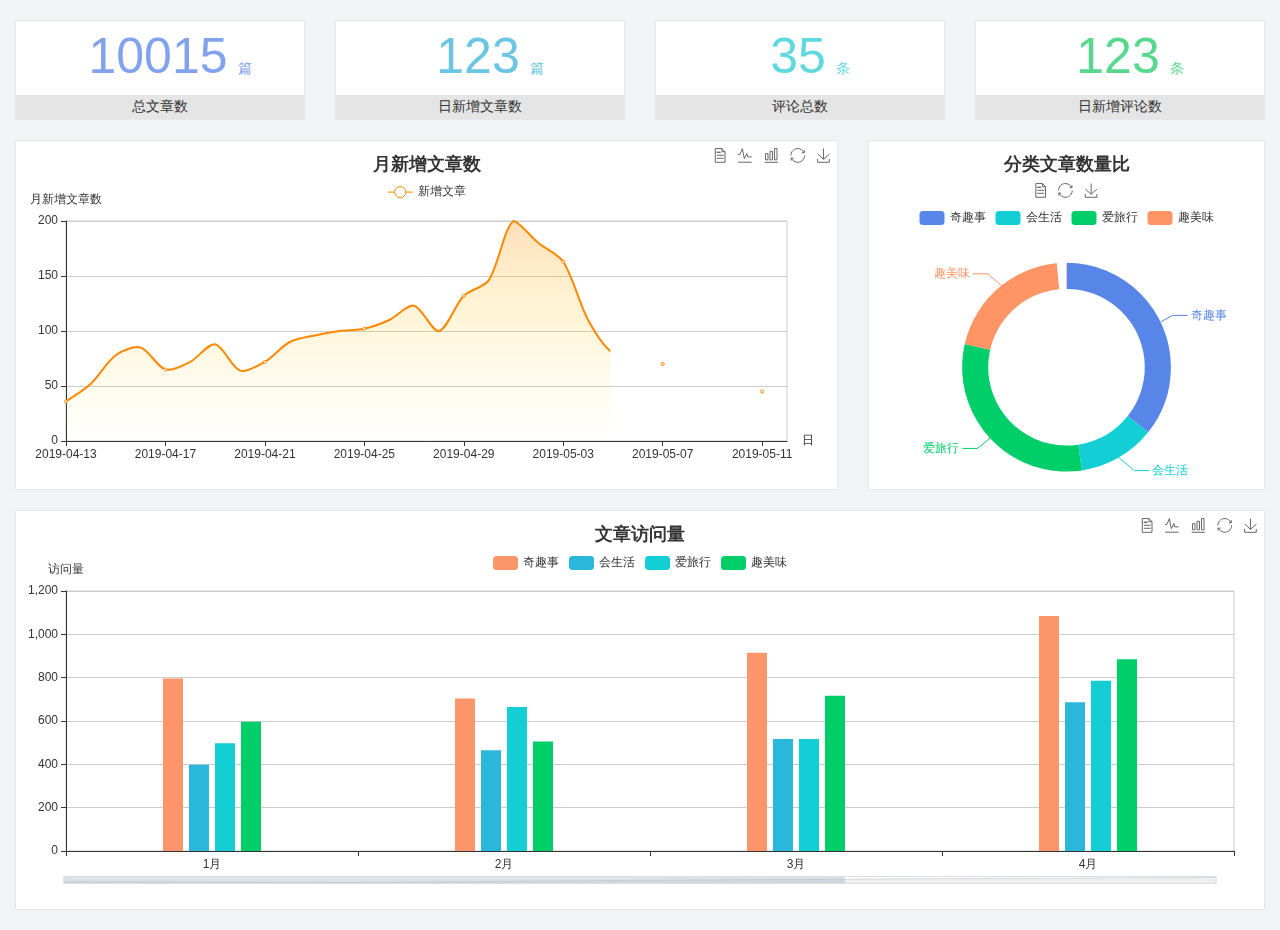
<file: home/dashboard.html>
<!DOCTYPE html>
<html lang="en">

<head>
  <meta charset="UTF-8">
  <meta name="viewport" content="width=device-width, initial-scale=1.0">
  <meta http-equiv="X-UA-Compatible" content="ie=edge">
  <title>图表统计</title>
  <link rel="stylesheet" href="../../assets/lib/bootstrap.css" />
  <link rel="stylesheet" href="../../assets/lib/main.css" />
  <script src="../../assets/lib/jquery.js"></script>
  <script type="text/javascript" src="../../assets/lib/echarts.min.js"></script>
</head>

<body>
  <div class="container-fluid">
    <div class="row spannel_list">
      <div class="col-sm-3 col-xs-6">
        <div class="spannel">
          <em>10015</em><span>篇</span>
          <b>总文章数</b>
        </div>
      </div>
      <div class="col-sm-3 col-xs-6">
        <div class="spannel scolor01">
          <em>123</em><span>篇</span>
          <b>日新增文章数</b>
        </div>
      </div>
      <div class="col-sm-3 col-xs-6">
        <div class="spannel scolor02">
          <em>35</em><span>条</span>
          <b>评论总数</b>
        </div>
      </div>
      <div class="col-sm-3 col-xs-6">
        <div class="spannel scolor03">
          <em>123</em><span>条</span>
          <b>日新增评论数</b>
        </div>
      </div>
    </div>
  </div>

  <div class="container-fluid">
    <div class="row curve-pie">
      <div class="col-lg-8 col-md-8">
        <div class="gragh_pannel" id="curve_show"></div>
      </div>
      <div class="col-lg-4 col-md-4">
        <div class="gragh_pannel" id="pie_show"></div>
      </div>
    </div>
  </div>

  <div class="container-fluid">
    <div class="column_pannel" id="column_show"></div>
  </div>

  <script>
    var oChart = echarts.init(document.getElementById('curve_show'));
    var aList_all = [
      { 'count': 36, 'date': '2019-04-13' },
      { 'count': 52, 'date': '2019-04-14' },
      { 'count': 78, 'date': '2019-04-15' },
      { 'count': 85, 'date': '2019-04-16' },
      { 'count': 65, 'date': '2019-04-17' },
      { 'count': 72, 'date': '2019-04-18' },
      { 'count': 88, 'date': '2019-04-19' },
      { 'count': 64, 'date': '2019-04-20' },
      { 'count': 72, 'date': '2019-04-21' },
      { 'count': 90, 'date': '2019-04-22' },
      { 'count': 96, 'date': '2019-04-23' },
      { 'count': 100, 'date': '2019-04-24' },
      { 'count': 102, 'date': '2019-04-25' },
      { 'count': 110, 'date': '2019-04-26' },
      { 'count': 123, 'date': '2019-04-27' },
      { 'count': 100, 'date': '2019-04-28' },
      { 'count': 132, 'date': '2019-04-29' },
      { 'count': 146, 'date': '2019-04-30' },
      { 'count': 200, 'date': '2019-05-01' },
      { 'count': 180, 'date': '2019-05-02' },
      { 'count': 163, 'date': '2019-05-03' },
      { 'count': 110, 'date': '2019-05-04' },
      { 'count': 80, 'date': '2019-05-05' },
      { 'count': 82, 'date': '2019-05-06' },
      { 'count': 70, 'date': '2019-05-07' },
      { 'count': 65, 'date': '2019-05-08' },
      { 'count': 54, 'date': '2019-05-09' },
      { 'count': 40, 'date': '2019-05-10' },
      { 'count': 45, 'date': '2019-05-11' },
      { 'count': 38, 'date': '2019-05-12' },
    ];

    let aCount = [];
    let aDate = [];

    for (var i = 0; i < aList_all.length; i++) {
      aCount.push(aList_all[i].count);
      aDate.push(aList_all[i].date);
    }

    var chartopt = {
      title: {
        text: '月新增文章数',
        left: 'center',
        top: '10'
      },
      tooltip: {
        trigger: 'axis'
      },
      legend: {
        data: ['新增文章'],
        top: '40'
      },
      toolbox: {
        show: true,
        feature: {
          mark: { show: true },
          dataView: { show: true, readOnly: false },
          magicType: { show: true, type: ['line', 'bar'] },
          restore: { show: true },
          saveAsImage: { show: true }
        }
      },
      calculable: true,
      xAxis: [
        {
          name: '日',
          type: 'category',
          boundaryGap: false,
          data: aDate
        }
      ],
      yAxis: [
        {
          name: '月新增文章数',
          type: 'value'
        }
      ],
      series: [
        {
          name: '新增文章',
          type: 'line',
          smooth: true,
          itemStyle: { normal: { areaStyle: { type: 'default' }, color: '#f80' }, lineStyle: { color: '#f80' } },
          data: aCount
        }],
      areaStyle: {
        normal: {
          color: new echarts.graphic.LinearGradient(0, 0, 0, 1, [{
            offset: 0,
            color: 'rgba(255,136,0,0.39)'
          }, {
            offset: .34,
            color: 'rgba(255,180,0,0.25)'
          }, {
            offset: 1,
            color: 'rgba(255,222,0,0.00)'
          }])

        }
      },
      grid: {
        show: true,
        x: 50,
        x2: 50,
        y: 80,
        height: 220
      }
    };

    oChart.setOption(chartopt);


    var oPie = echarts.init(document.getElementById('pie_show'));
    var oPieopt =
    {
      title: {
        top: 10,
        text: '分类文章数量比',
        x: 'center'
      },
      tooltip: {
        trigger: 'item',
        formatter: "{a} <br/>{b} : {c} ({d}%)"
      },
      color: ['#5885e8', '#13cfd5', '#00ce68', '#ff9565'],
      legend: {
        x: 'center',
        top: 65,
        data: ['奇趣事', '会生活', '爱旅行', '趣美味']
      },
      toolbox: {
        show: true,
        x: 'center',
        top: 35,
        feature: {
          mark: { show: true },
          dataView: { show: true, readOnly: false },
          magicType: {
            show: true,
            type: ['pie', 'funnel'],
            option: {
              funnel: {
                x: '25%',
                width: '50%',
                funnelAlign: 'left',
                max: 1548
              }
            }
          },
          restore: { show: true },
          saveAsImage: { show: true }
        }
      },
      calculable: true,
      series: [
        {
          name: '访问来源',
          type: 'pie',
          radius: ['45%', '60%'],
          center: ['50%', '65%'],
          data: [
            { value: 300, name: '奇趣事' },
            { value: 100, name: '会生活' },
            { value: 260, name: '爱旅行' },
            { value: 180, name: '趣美味' }
          ]
        }
      ]
    };
    oPie.setOption(oPieopt);



    var oColumn = this.echarts.init(document.getElementById('column_show'));
    var oColumnopt =
    {
      title: {
        text: '文章访问量',
        left: 'center',
        top: '10'
      },
      tooltip: {
        trigger: 'axis'
      },
      legend: {
        data: ['奇趣事', '会生活', '爱旅行', '趣美味'],
        top: '40'
      },
      toolbox: {
        show: true,
        feature: {
          mark: { show: true },
          dataView: { show: true, readOnly: false },
          magicType: { show: true, type: ['line', 'bar'] },
          restore: { show: true },
          saveAsImage: { show: true }
        }
      },
      calculable: true,
      xAxis: [
        {
          type: 'category',
          data: ['1月', '2月', '3月', '4月', '5月']
        }
      ],
      yAxis: [
        {
          name: '访问量',
          type: 'value'
        }
      ],
      series: [
        {
          name: '奇趣事',
          type: 'bar',
          barWidth: 20,
          itemStyle: {
            normal: { areaStyle: { type: 'default' }, color: '#fd956a' }
          },
          data: [800, 708, 920, 1090, 1200]
        },
        {
          name: '会生活',
          type: 'bar',
          barWidth: 20,
          itemStyle: {
            normal: { areaStyle: { type: 'default' }, color: '#2bb6db' }
          },
          data: [400, 468, 520, 690, 800]
        },
        {
          name: '爱旅行',
          type: 'bar',
          barWidth: 20,
          itemStyle: {
            normal: { areaStyle: { type: 'default' }, color: '#13cfd5' }
          },
          data: [500, 668, 520, 790, 900]
        },
        {
          name: '趣美味',
          type: 'bar',
          barWidth: 20,
          itemStyle: {
            normal: { areaStyle: { type: 'default' }, color: '#00ce68' }
          },
          data: [600, 508, 720, 890, 1000]
        }
      ],
      grid: {
        show: true,
        x: 50,
        x2: 30,
        y: 80,
        height: 260
      },
      dataZoom: [//给x轴设置滚动条
        {
          start: 0,//默认为0
          end: 100 - 1000 / 31,//默认为100
          type: 'slider',
          show: true,
          xAxisIndex: [0],
          handleSize: 0,//滑动条的 左右2个滑动条的大小
          height: 8,//组件高度
          left: 45, //左边的距离
          right: 50,//右边的距离
          bottom: 26,//右边的距离
          handleColor: '#ddd',//h滑动图标的颜色
          handleStyle: {
            borderColor: "#cacaca",
            borderWidth: "1",
            shadowBlur: 2,
            background: "#ddd",
            shadowColor: "#ddd",
          }
        }]
    };
    oColumn.setOption(oColumnopt);
  </script>
</body>

</html>
</file>
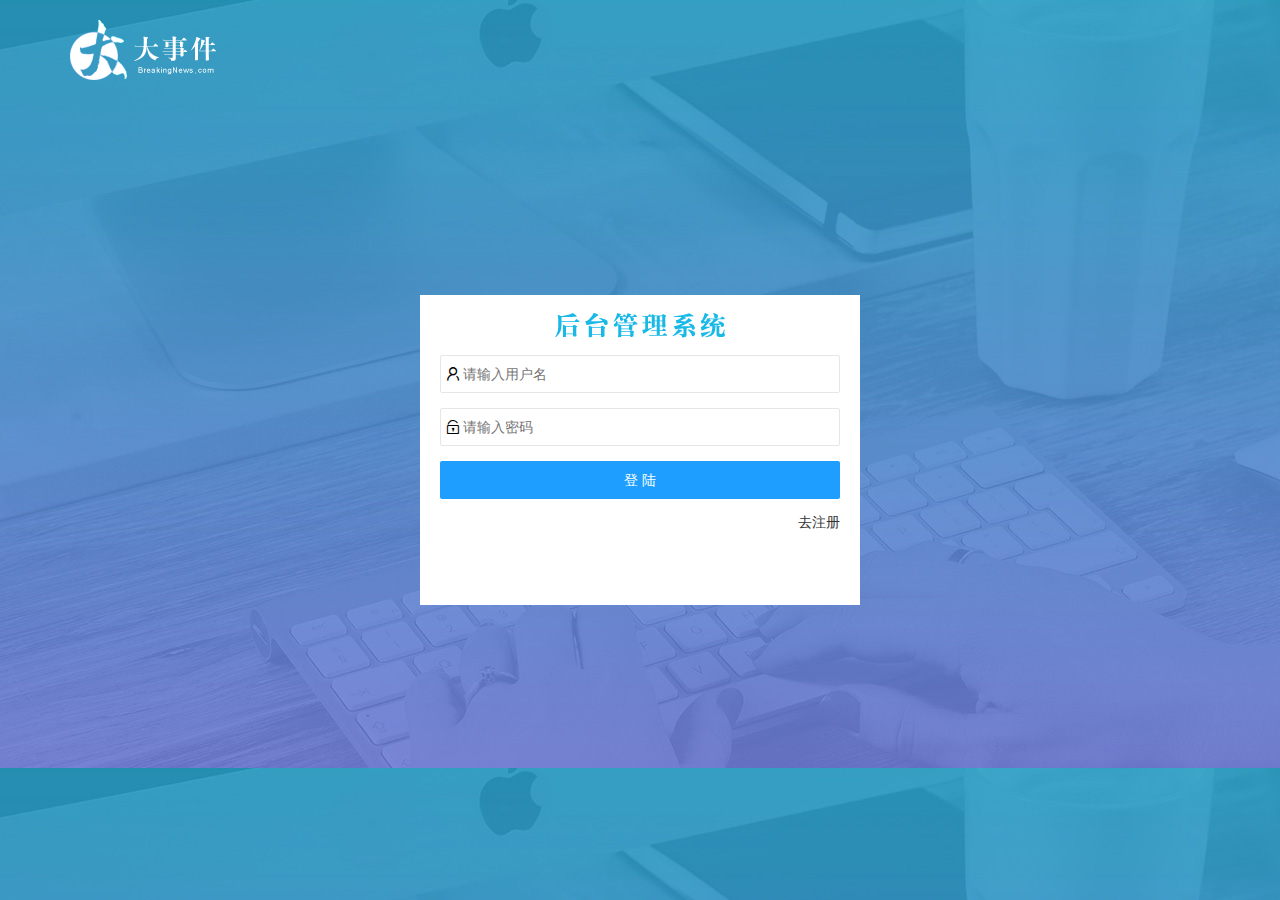
<file: home/login.html>
<!DOCTYPE html>
<html lang="en">

<head>
    <meta charset="UTF-8">
    <meta name="viewport" content="width=device-width, initial-scale=1.0">
    <title>Document</title>
    <link rel="stylesheet" href="/assets/css/login.css">
    <link rel="stylesheet" href="/assets/lib/layui/css/layui.css">
</head>

<body>

    <header class="layui-main">
        <img src="/assets/images/logo.png" alt="">
    </header>
    <div class="box">
        <div class="title"></div>
        <!-- 登陆表单 -->
        <form class="layui-form loginForm" action="">
            <div class="layui-form-item icon">
                <i class="layui-icon layui-icon-username"></i>  
                <input type="text" name="username" required lay-verify="required" placeholder="请输入用户名" autocomplete="off"
                    class="layui-input ipt">
            </div>
            <div class="layui-form-item icon">
                <i class="layui-icon layui-icon-password"></i>  
                <input type="password" name="password" required lay-verify="required|pass" placeholder="请输入密码"
                    autocomplete="off" class="layui-input ipt">
            </div>
            <div class="layui-form-item">
                <button class="layui-btn layui-btn-fluid layui-btn-normal" lay-submit
                    lay-filter="formDemo">登 陆</button>
            </div>
            <a href="javascript:;" class="gotoRegi">去注册</a>
        </form>
        <!-- 注册表单 -->
        <form class="layui-form regiForm" action="" style="display:none;">
            <div class="layui-form-item icon">
                <i class="layui-icon layui-icon-username"></i>  
                <input type="text" name="username" required lay-verify="required" placeholder="请输入用户名" autocomplete="off"
                    class="layui-input ipt">
            </div>
            <div class="layui-form-item icon">
                <i class="layui-icon layui-icon-password"></i>  
                <input type="password" name="password" required lay-verify="required|pass" placeholder="请输入密码"
                    autocomplete="off" class="layui-input ipt reIpt">
            </div>
            <div class="layui-form-item icon">
                <i class="layui-icon layui-icon-password"></i>  
                <input type="password" name="repassword" required lay-verify="required|pass|repass" placeholder="请再次输入密码"
                    autocomplete="off" class="layui-input ipt">
            </div>
            <div class="layui-form-item">
                <button class="layui-btn layui-btn-fluid layui-btn-normal" lay-submit
                    lay-filter="formDemo">注 册</button>
            </div>
            <a href="javascript:;" class="gotoLogin">去登陆</a>
        </form>
    </div>


    <script src="/assets/lib/jquery.js"></script>
    <script src="/assets/lib/layui/layui.all.js"></script>
    <script src="/assets/js/ajaxConfig.js"></script>
    <script src="/assets/js/login.js"></script>
</body>

</html>
</file>
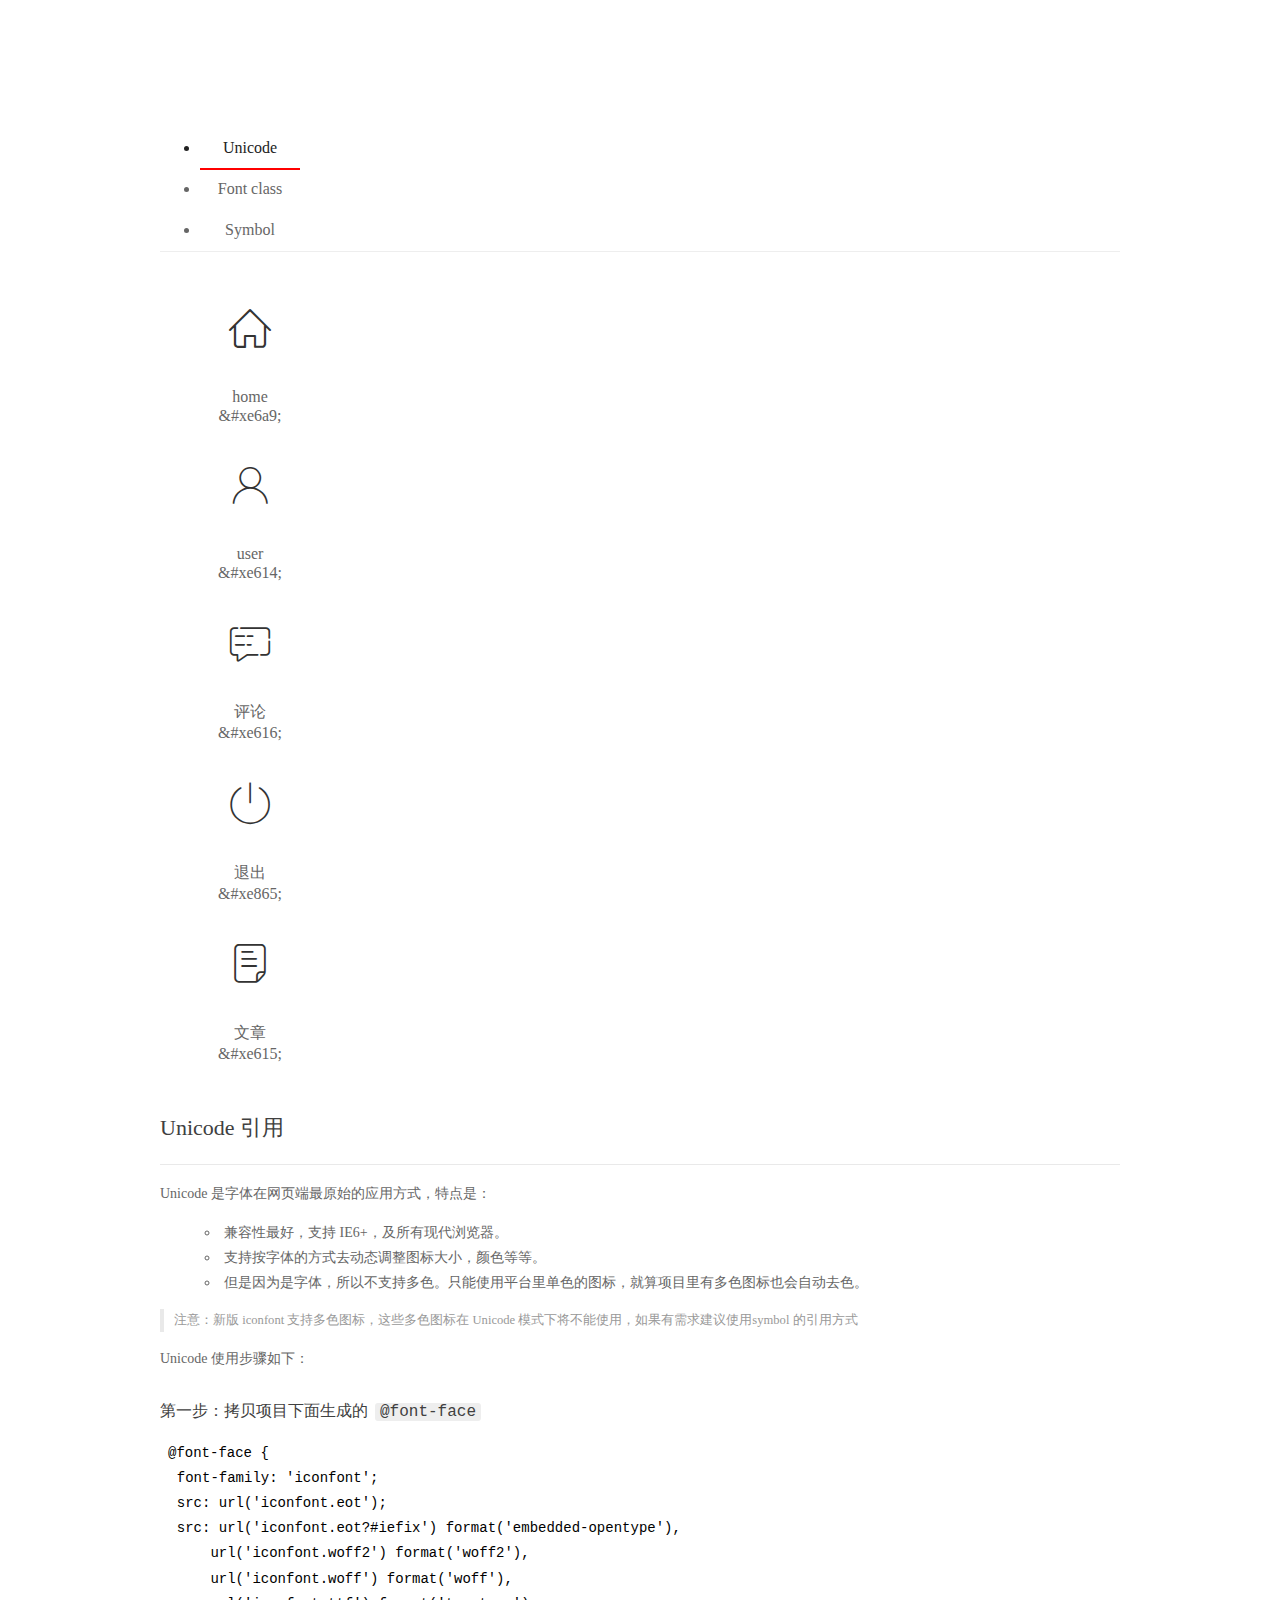
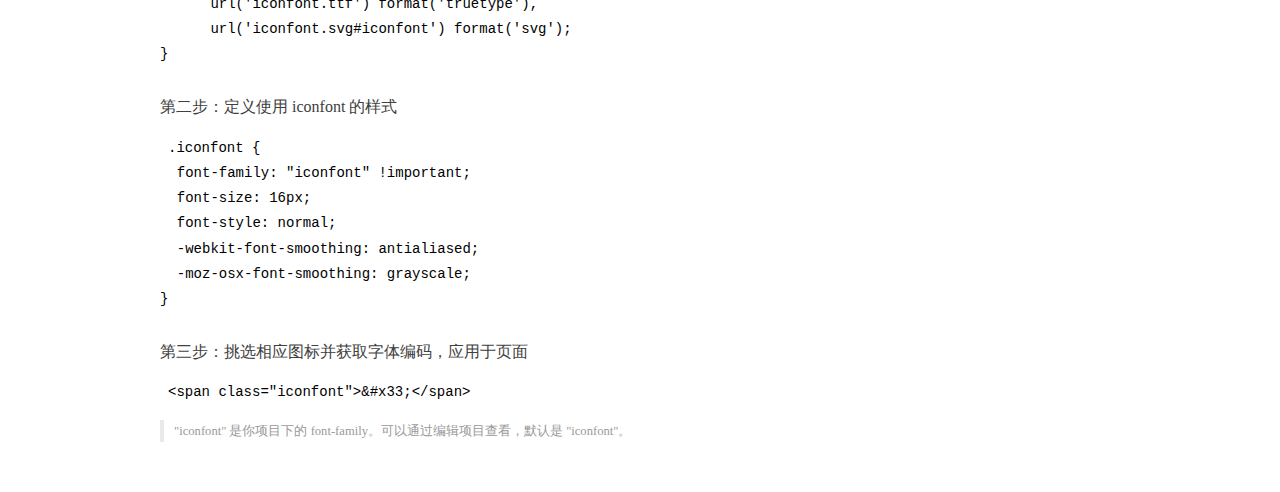
<file: assets/fonts/demo_index.html>
<!DOCTYPE html>
<html>
<head>
  <meta charset="utf-8"/>
  <title>IconFont Demo</title>
  <link rel="shortcut icon" href="https://gtms04.alicdn.com/tps/i4/TB1_oz6GVXXXXaFXpXXJDFnIXXX-64-64.ico" type="image/x-icon"/>
  <link rel="stylesheet" href="https://g.alicdn.com/thx/cube/1.3.2/cube.min.css">
  <link rel="stylesheet" href="demo.css">
  <link rel="stylesheet" href="iconfont.css">
  <script src="iconfont.js"></script>
  <!-- jQuery -->
  <script src="https://a1.alicdn.com/oss/uploads/2018/12/26/7bfddb60-08e8-11e9-9b04-53e73bb6408b.js"></script>
  <!-- 代码高亮 -->
  <script src="https://a1.alicdn.com/oss/uploads/2018/12/26/a3f714d0-08e6-11e9-8a15-ebf944d7534c.js"></script>
</head>
<body>
  <div class="main">
    <h1 class="logo"><a href="https://www.iconfont.cn/" title="iconfont 首页" target="_blank">&#xe86b;</a></h1>
    <div class="nav-tabs">
      <ul id="tabs" class="dib-box">
        <li class="dib active"><span>Unicode</span></li>
        <li class="dib"><span>Font class</span></li>
        <li class="dib"><span>Symbol</span></li>
      </ul>
      
    </div>
    <div class="tab-container">
      <div class="content unicode" style="display: block;">
          <ul class="icon_lists dib-box">
          
            <li class="dib">
              <span class="icon iconfont">&#xe6a9;</span>
                <div class="name">home</div>
                <div class="code-name">&amp;#xe6a9;</div>
              </li>
          
            <li class="dib">
              <span class="icon iconfont">&#xe614;</span>
                <div class="name">user</div>
                <div class="code-name">&amp;#xe614;</div>
              </li>
          
            <li class="dib">
              <span class="icon iconfont">&#xe616;</span>
                <div class="name">评论</div>
                <div class="code-name">&amp;#xe616;</div>
              </li>
          
            <li class="dib">
              <span class="icon iconfont">&#xe865;</span>
                <div class="name">退出</div>
                <div class="code-name">&amp;#xe865;</div>
              </li>
          
            <li class="dib">
              <span class="icon iconfont">&#xe615;</span>
                <div class="name">文章</div>
                <div class="code-name">&amp;#xe615;</div>
              </li>
          
          </ul>
          <div class="article markdown">
          <h2 id="unicode-">Unicode 引用</h2>
          <hr>

          <p>Unicode 是字体在网页端最原始的应用方式，特点是：</p>
          <ul>
            <li>兼容性最好，支持 IE6+，及所有现代浏览器。</li>
            <li>支持按字体的方式去动态调整图标大小，颜色等等。</li>
            <li>但是因为是字体，所以不支持多色。只能使用平台里单色的图标，就算项目里有多色图标也会自动去色。</li>
          </ul>
          <blockquote>
            <p>注意：新版 iconfont 支持多色图标，这些多色图标在 Unicode 模式下将不能使用，如果有需求建议使用symbol 的引用方式</p>
          </blockquote>
          <p>Unicode 使用步骤如下：</p>
          <h3 id="-font-face">第一步：拷贝项目下面生成的 <code>@font-face</code></h3>
<pre><code class="language-css"
>@font-face {
  font-family: 'iconfont';
  src: url('iconfont.eot');
  src: url('iconfont.eot?#iefix') format('embedded-opentype'),
      url('iconfont.woff2') format('woff2'),
      url('iconfont.woff') format('woff'),
      url('iconfont.ttf') format('truetype'),
      url('iconfont.svg#iconfont') format('svg');
}
</code></pre>
          <h3 id="-iconfont-">第二步：定义使用 iconfont 的样式</h3>
<pre><code class="language-css"
>.iconfont {
  font-family: "iconfont" !important;
  font-size: 16px;
  font-style: normal;
  -webkit-font-smoothing: antialiased;
  -moz-osx-font-smoothing: grayscale;
}
</code></pre>
          <h3 id="-">第三步：挑选相应图标并获取字体编码，应用于页面</h3>
<pre>
<code class="language-html"
>&lt;span class="iconfont"&gt;&amp;#x33;&lt;/span&gt;
</code></pre>
          <blockquote>
            <p>"iconfont" 是你项目下的 font-family。可以通过编辑项目查看，默认是 "iconfont"。</p>
          </blockquote>
          </div>
      </div>
      <div class="content font-class">
        <ul class="icon_lists dib-box">
          
          <li class="dib">
            <span class="icon iconfont icon-home"></span>
            <div class="name">
              home
            </div>
            <div class="code-name">.icon-home
            </div>
          </li>
          
          <li class="dib">
            <span class="icon iconfont icon-user"></span>
            <div class="name">
              user
            </div>
            <div class="code-name">.icon-user
            </div>
          </li>
          
          <li class="dib">
            <span class="icon iconfont icon-pinglun"></span>
            <div class="name">
              评论
            </div>
            <div class="code-name">.icon-pinglun
            </div>
          </li>
          
          <li class="dib">
            <span class="icon iconfont icon-tuichu"></span>
            <div class="name">
              退出
            </div>
            <div class="code-name">.icon-tuichu
            </div>
          </li>
          
          <li class="dib">
            <span class="icon iconfont icon-16"></span>
            <div class="name">
              文章
            </div>
            <div class="code-name">.icon-16
            </div>
          </li>
          
        </ul>
        <div class="article markdown">
        <h2 id="font-class-">font-class 引用</h2>
        <hr>

        <p>font-class 是 Unicode 使用方式的一种变种，主要是解决 Unicode 书写不直观，语意不明确的问题。</p>
        <p>与 Unicode 使用方式相比，具有如下特点：</p>
        <ul>
          <li>兼容性良好，支持 IE8+，及所有现代浏览器。</li>
          <li>相比于 Unicode 语意明确，书写更直观。可以很容易分辨这个 icon 是什么。</li>
          <li>因为使用 class 来定义图标，所以当要替换图标时，只需要修改 class 里面的 Unicode 引用。</li>
          <li>不过因为本质上还是使用的字体，所以多色图标还是不支持的。</li>
        </ul>
        <p>使用步骤如下：</p>
        <h3 id="-fontclass-">第一步：引入项目下面生成的 fontclass 代码：</h3>
<pre><code class="language-html">&lt;link rel="stylesheet" href="./iconfont.css"&gt;
</code></pre>
        <h3 id="-">第二步：挑选相应图标并获取类名，应用于页面：</h3>
<pre><code class="language-html">&lt;span class="iconfont icon-xxx"&gt;&lt;/span&gt;
</code></pre>
        <blockquote>
          <p>"
            iconfont" 是你项目下的 font-family。可以通过编辑项目查看，默认是 "iconfont"。</p>
        </blockquote>
      </div>
      </div>
      <div class="content symbol">
          <ul class="icon_lists dib-box">
          
            <li class="dib">
                <svg class="icon svg-icon" aria-hidden="true">
                  <use xlink:href="#icon-home"></use>
                </svg>
                <div class="name">home</div>
                <div class="code-name">#icon-home</div>
            </li>
          
            <li class="dib">
                <svg class="icon svg-icon" aria-hidden="true">
                  <use xlink:href="#icon-user"></use>
                </svg>
                <div class="name">user</div>
                <div class="code-name">#icon-user</div>
            </li>
          
            <li class="dib">
                <svg class="icon svg-icon" aria-hidden="true">
                  <use xlink:href="#icon-pinglun"></use>
                </svg>
                <div class="name">评论</div>
                <div class="code-name">#icon-pinglun</div>
            </li>
          
            <li class="dib">
                <svg class="icon svg-icon" aria-hidden="true">
                  <use xlink:href="#icon-tuichu"></use>
                </svg>
                <div class="name">退出</div>
                <div class="code-name">#icon-tuichu</div>
            </li>
          
            <li class="dib">
                <svg class="icon svg-icon" aria-hidden="true">
                  <use xlink:href="#icon-16"></use>
                </svg>
                <div class="name">文章</div>
                <div class="code-name">#icon-16</div>
            </li>
          
          </ul>
          <div class="article markdown">
          <h2 id="symbol-">Symbol 引用</h2>
          <hr>

          <p>这是一种全新的使用方式，应该说这才是未来的主流，也是平台目前推荐的用法。相关介绍可以参考这篇<a href="">文章</a>
            这种用法其实是做了一个 SVG 的集合，与另外两种相比具有如下特点：</p>
          <ul>
            <li>支持多色图标了，不再受单色限制。</li>
            <li>通过一些技巧，支持像字体那样，通过 <code>font-size</code>, <code>color</code> 来调整样式。</li>
            <li>兼容性较差，支持 IE9+，及现代浏览器。</li>
            <li>浏览器渲染 SVG 的性能一般，还不如 png。</li>
          </ul>
          <p>使用步骤如下：</p>
          <h3 id="-symbol-">第一步：引入项目下面生成的 symbol 代码：</h3>
<pre><code class="language-html">&lt;script src="./iconfont.js"&gt;&lt;/script&gt;
</code></pre>
          <h3 id="-css-">第二步：加入通用 CSS 代码（引入一次就行）：</h3>
<pre><code class="language-html">&lt;style&gt;
.icon {
  width: 1em;
  height: 1em;
  vertical-align: -0.15em;
  fill: currentColor;
  overflow: hidden;
}
&lt;/style&gt;
</code></pre>
          <h3 id="-">第三步：挑选相应图标并获取类名，应用于页面：</h3>
<pre><code class="language-html">&lt;svg class="icon" aria-hidden="true"&gt;
  &lt;use xlink:href="#icon-xxx"&gt;&lt;/use&gt;
&lt;/svg&gt;
</code></pre>
          </div>
      </div>

    </div>
  </div>
  <script>
  $(document).ready(function () {
      $('.tab-container .content:first').show()

      $('#tabs li').click(function (e) {
        var tabContent = $('.tab-container .content')
        var index = $(this).index()

        if ($(this).hasClass('active')) {
          return
        } else {
          $('#tabs li').removeClass('active')
          $(this).addClass('active')

          tabContent.hide().eq(index).fadeIn()
        }
      })
    })
  </script>
</body>
</html>
</file>
<file: assets/lib/main.css>
body{
    font-family:'MicroSoft YaHei';
    background-color: #f2f3f5;
}
.main_wrap{
    position:fixed;
    width:100%;
    height:100%;
    left:0px;
    top:0px;
    background:url('../images/login_bg.jpg'); 
    background-size:100% 100%; 
  }
.header{
    width:1200px;
    overflow: hidden;
    margin:20px auto 0;
}
.heade .logo{
    float: left;
}
.header .copyright{
    float:right;
    font-size:12px;
    color:#fff;
    text-align:right;
    line-height:20px;
    margin-top:10px;
}
.login_form_con{
    position:absolute;
    left:50%;
    top:50%;
    margin-left:-200px;
    margin-top:-155px;
    width:400px;
    height:310px;
    background-color: #edeff0;
}

.login_form{
    position: relative;
}

.login_form .icon-user{
    position:absolute;
    font-size:16px;
    color:#999;
    left:46px;
    top:12px;
}
.login_form .icon-key{
    position:absolute;
    font-size:18px;
    color:#999;
    left:46px;
    top:78px;
}
.login_title{
    height:60px;
    background:url('../images/login_title.png') center center no-repeat #fff;
}
.input_txt,.input_pass,.input_sub{
    display:block;
    width:334px;
    height:37px;
    padding:0px;
    text-indent:40px;
    border:1px solid #ddd;
    margin:27px auto 0;
    outline:none;
}
.input_sub{
    margin-top:40px;
    height:42px;
    background-color: #19b9e7;
    text-indent:0px;
    font-size:18px;
    color:#fff;
    cursor: pointer;
}
.input_sub:hover{
    background-color: #08a0cc;
}

.sider{
    position:fixed;
    left:0;
    top:0;
    bottom:0;
    width:210px;
    background-color: #323745;
}
.sider .logo{
    display:block;
    height:56px;
    background-color: #242732;
    overflow: hidden;
}
.sider .logo img{
    display:block;
    margin:6px auto 0;
}
.user_info{
    height:79px;
    border-bottom:1px solid #5a5e6b;
}

.user_info img{
    float: left;
    width:40px;
    height:40px;
    border-radius:20px;
    margin:19px 0 0 30px;
}
.user_info span{
    float: left;
    width:120px;
    font-size:12px;
    color:#fff;
    margin:23px 0 0 20px;
}
.user_info b{
    float: left;
    width: 120px;
    font-weight:normal;
    font-size:12px;
    color:#adafb5;
    margin:2px 0 0 20px;
}

.menu .level01{
    height:50px;
    line-height:50px;
}
.menu .level01 a{
    display:block;
    height:50px;
    font-size:12px;
    color:#adafb5;
    overflow: hidden;
}
.menu .level01.active a{
    background-color: #1378f0;
    color:#fff;
}
.menu .level01.active i{
    color:#fff;
}

.menu .level01 a:hover{
    background-color: #1378f0;
    color:#fff;
}
.menu .level01 a:hover i{
    color:#fff;
}
.menu .level01 i{
    color:#61646f;
    font-size:22px;
    float: left;
    margin-left:26px;
}
.menu .level01 span{
    float: left;
    margin-left:10px;
}
.menu .level01 b{
    float: right;
    margin-right:20px;
    font-weight:normal;
    transform:rotate(90deg);
    transition:all 500ms ease;
}

.menu .level01 .rotate0{
    transform:rotate(0deg);
}

.menu .level02{
    background: #242732;
    display:none;
}


.menu .level02 li{
    height:40px;
    line-height:40px;
}
.menu .level02 li a{
    display:block;
    height:40px;
    font-size:12px;
    color:#adafb5;
    overflow: hidden;
}

.menu .level02 li a:hover{
    background-color: #1378f0;
    color:#fff;
}

.menu .level02 li i{
    font-size:12px;
    float: left;
    margin-left:60px;
}
.menu .level02 li span{
    font-size:12px;
    float: left;
    margin-left:5px;
}

.menu .level02 .active a{
    color:#ffae00;
}

.header_bar{
    position:fixed;
    left:210px;
    right:0;
    top:0;
    height:56px;
    background-color: #fff;
}

.main{
    position:fixed;
    left:210px;
    top:56px;
    right:0;
    bottom:0;
    background-color: #f2f3f5;
}

.search_form{
    width:218px;
    height:33px;
    border:1px solid #ddd;
    background-color: #f2f3f5;
    border-radius:16px;
    float: left;
    margin:12px 0 0 27px;
}

.search_form input{
    padding:0px;
    margin:0px;
    border:0px;
    float: left;
    background-color: #f2f3f5;
    font-size:12px;
    width:175px;
    height:31px;
    margin-left:12px;
    outline:none;
   
}

.search_form .icon-search{
    line-height:33px;
    cursor: pointer;
    font-size:18px;
    color:#abaebb;
}
.user_center_link{
    float:right;

}
.user_center_link a{
    line-height:56px;
    font-size:12px;
    color:#999;
    margin-right:15px;
}
.user_center_link a:hover{
    color:#ffae00
}

.user_center_link img{
    width:42px;
    height:42px;
    border-radius:32px;
    margin-right:10px;
}

.spannel_list{
    margin-top:20px;
}

.spannel{
	height:100px;
	overflow:hidden;
	text-align:center;
    position:relative;
    background-color: #fff;
    border:1px solid #e7e7e9;
    margin-bottom:20px;
}

.spannel em{
    font-style:normal;
	font-size:50px;
	line-height:50px;
	display:inline-block;
	margin:10px 0 0 20px;
	font-family:'Arial';
	color:#83a2ed;
}

.spannel span{
	font-size:14px;
	display:inline-block;
	color:#83a2ed;
	margin-left:10px;
}

.spannel b{
	position:absolute;
	left:0;
	bottom:0;
	width:100%;
	line-height:24px;
	background:#e5e5e5;
	color:#333;
	font-size:14px;
	font-weight:normal;
}

.scolor01 em,.scolor01 span{
	color:#6ac6e2;
}

.scolor02 em,.scolor02 span{
	color:#5fd9de;
}

.scolor03 em,.scolor03 span{
	color:#58d88e;
}


.gragh_pannel{
    height:350px;
    border:1px solid #e7e7e9;
    background-color: #fff!important; 
    margin-bottom:20px;  
}

.column_pannel{
    margin-bottom:20px;
    height:400px;
    border:1px solid #e7e7e9;
    background-color: #fff!important;   
}

.common_title{
    line-height:42px;
    background-color: #fbfbfb;
    border:1px solid #e7e7e9;
    margin-top:20px;
    text-indent: 15px;
    font-size:14px;
    color:#333;
}

.common_con{
    border:1px solid #e7e7e9;
    border-top:0px;
    background-color: #fff;
    padding-bottom:20px;
    margin-bottom:20px;
}
.opt_btns{
    margin-top:20px;
}

.mp20{
    margin-top:20px;
}

.pagination{   
   margin:0;
}

.article_form{
    margin-top:20px;
}

.form-group{
    margin-bottom:25px;
}

.form-group label{
    font-weight:normal;
    color:#666;
}

.icon-icondate{
    line-height:16px;
}

.user_pic{
    width:100px;
    height:100px;
    margin-bottom:10px;
}

.article_cover{
    width:200px;
    height:200px;
    margin-bottom:10px;
}
</file>
<file: assets/css/login.css>
html,body{
    width: 100%;
    height: 100%;
    overflow: hidden;
}
body{
    background: url(/assets/images/login_bg.jpg);
}

.active{
    display: block !important;
}

header{
    padding-top: 20px;
}

.box{
    width: 400px;
    height: 310px;
    padding: 0 20px;
    background-color: #fff;
    position: absolute;
    top: 50%;
    left: 50%;
    transform: translate(-50%,-50%);
}
.title{
    height: 60px;
    background: url(/assets/images/login_title.png) no-repeat center;
}
.icon{
    position: relative;
}
.icon i{
    position: absolute;
    top: 50%;
    left: 5px;
    transform: translateY(-50%);
}
.ipt{
    text-indent: 12px;
}
.gotoRegi,.gotoLogin{
    display: block;
    text-align: right;
}
</file>
<file: assets/lib/layui/css/layui.css>
/** layui-v2.5.6 MIT License By https://www.layui.com */
 .layui-inline,img{display:inline-block;vertical-align:middle}h1,h2,h3,h4,h5,h6{font-weight:400}.layui-edge,.layui-header,.layui-inline,.layui-main{position:relative}.layui-body,.layui-edge,.layui-elip{overflow:hidden}.layui-btn,.layui-edge,.layui-inline,img{vertical-align:middle}.layui-btn,.layui-disabled,.layui-icon,.layui-unselect{-moz-user-select:none;-webkit-user-select:none;-ms-user-select:none}.layui-elip,.layui-form-checkbox span,.layui-form-pane .layui-form-label{text-overflow:ellipsis;white-space:nowrap}.layui-breadcrumb,.layui-tree-btnGroup{visibility:hidden}blockquote,body,button,dd,div,dl,dt,form,h1,h2,h3,h4,h5,h6,input,li,ol,p,pre,td,textarea,th,ul{margin:0;padding:0;-webkit-tap-highlight-color:rgba(0,0,0,0)}a:active,a:hover{outline:0}img{border:none}li{list-style:none}table{border-collapse:collapse;border-spacing:0}h4,h5,h6{font-size:100%}button,input,optgroup,option,select,textarea{font-family:inherit;font-size:inherit;font-style:inherit;font-weight:inherit;outline:0}pre{white-space:pre-wrap;white-space:-moz-pre-wrap;white-space:-pre-wrap;white-space:-o-pre-wrap;word-wrap:break-word}body{line-height:24px;font:14px Helvetica Neue,Helvetica,PingFang SC,Tahoma,Arial,sans-serif}hr{height:1px;margin:10px 0;border:0;clear:both}a{color:#333;text-decoration:none}a:hover{color:#777}a cite{font-style:normal;*cursor:pointer}.layui-border-box,.layui-border-box *{box-sizing:border-box}.layui-box,.layui-box *{box-sizing:content-box}.layui-clear{clear:both;*zoom:1}.layui-clear:after{content:'\20';clear:both;*zoom:1;display:block;height:0}.layui-inline{*display:inline;*zoom:1}.layui-edge{display:inline-block;width:0;height:0;border-width:6px;border-style:dashed;border-color:transparent}.layui-edge-top{top:-4px;border-bottom-color:#999;border-bottom-style:solid}.layui-edge-right{border-left-color:#999;border-left-style:solid}.layui-edge-bottom{top:2px;border-top-color:#999;border-top-style:solid}.layui-edge-left{border-right-color:#999;border-right-style:solid}.layui-disabled,.layui-disabled:hover{color:#d2d2d2!important;cursor:not-allowed!important}.layui-circle{border-radius:100%}.layui-show{display:block!important}.layui-hide{display:none!important}@font-face{font-family:layui-icon;src:url(../font/iconfont.eot?v=256);src:url(../font/iconfont.eot?v=256#iefix) format('embedded-opentype'),url(../font/iconfont.woff2?v=256) format('woff2'),url(../font/iconfont.woff?v=256) format('woff'),url(../font/iconfont.ttf?v=256) format('truetype'),url(../font/iconfont.svg?v=256#layui-icon) format('svg')}.layui-icon{font-family:layui-icon!important;font-size:16px;font-style:normal;-webkit-font-smoothing:antialiased;-moz-osx-font-smoothing:grayscale}.layui-icon-reply-fill:before{content:"\e611"}.layui-icon-set-fill:before{content:"\e614"}.layui-icon-menu-fill:before{content:"\e60f"}.layui-icon-search:before{content:"\e615"}.layui-icon-share:before{content:"\e641"}.layui-icon-set-sm:before{content:"\e620"}.layui-icon-engine:before{content:"\e628"}.layui-icon-close:before{content:"\1006"}.layui-icon-close-fill:before{content:"\1007"}.layui-icon-chart-screen:before{content:"\e629"}.layui-icon-star:before{content:"\e600"}.layui-icon-circle-dot:before{content:"\e617"}.layui-icon-chat:before{content:"\e606"}.layui-icon-release:before{content:"\e609"}.layui-icon-list:before{content:"\e60a"}.layui-icon-chart:before{content:"\e62c"}.layui-icon-ok-circle:before{content:"\1005"}.layui-icon-layim-theme:before{content:"\e61b"}.layui-icon-table:before{content:"\e62d"}.layui-icon-right:before{content:"\e602"}.layui-icon-left:before{content:"\e603"}.layui-icon-cart-simple:before{content:"\e698"}.layui-icon-face-cry:before{content:"\e69c"}.layui-icon-face-smile:before{content:"\e6af"}.layui-icon-survey:before{content:"\e6b2"}.layui-icon-tree:before{content:"\e62e"}.layui-icon-ie:before{content:"\e7bb"}.layui-icon-upload-circle:before{content:"\e62f"}.layui-icon-add-circle:before{content:"\e61f"}.layui-icon-download-circle:before{content:"\e601"}.layui-icon-templeate-1:before{content:"\e630"}.layui-icon-util:before{content:"\e631"}.layui-icon-face-surprised:before{content:"\e664"}.layui-icon-edit:before{content:"\e642"}.layui-icon-speaker:before{content:"\e645"}.layui-icon-down:before{content:"\e61a"}.layui-icon-file:before{content:"\e621"}.layui-icon-layouts:before{content:"\e632"}.layui-icon-rate-half:before{content:"\e6c9"}.layui-icon-add-circle-fine:before{content:"\e608"}.layui-icon-prev-circle:before{content:"\e633"}.layui-icon-read:before{content:"\e705"}.layui-icon-404:before{content:"\e61c"}.layui-icon-carousel:before{content:"\e634"}.layui-icon-help:before{content:"\e607"}.layui-icon-code-circle:before{content:"\e635"}.layui-icon-windows:before{content:"\e67f"}.layui-icon-water:before{content:"\e636"}.layui-icon-username:before{content:"\e66f"}.layui-icon-find-fill:before{content:"\e670"}.layui-icon-about:before{content:"\e60b"}.layui-icon-location:before{content:"\e715"}.layui-icon-up:before{content:"\e619"}.layui-icon-pause:before{content:"\e651"}.layui-icon-date:before{content:"\e637"}.layui-icon-layim-uploadfile:before{content:"\e61d"}.layui-icon-delete:before{content:"\e640"}.layui-icon-play:before{content:"\e652"}.layui-icon-top:before{content:"\e604"}.layui-icon-firefox:before{content:"\e686"}.layui-icon-friends:before{content:"\e612"}.layui-icon-refresh-3:before{content:"\e9aa"}.layui-icon-ok:before{content:"\e605"}.layui-icon-layer:before{content:"\e638"}.layui-icon-face-smile-fine:before{content:"\e60c"}.layui-icon-dollar:before{content:"\e659"}.layui-icon-group:before{content:"\e613"}.layui-icon-layim-download:before{content:"\e61e"}.layui-icon-picture-fine:before{content:"\e60d"}.layui-icon-link:before{content:"\e64c"}.layui-icon-diamond:before{content:"\e735"}.layui-icon-log:before{content:"\e60e"}.layui-icon-key:before{content:"\e683"}.layui-icon-rate-solid:before{content:"\e67a"}.layui-icon-fonts-del:before{content:"\e64f"}.layui-icon-unlink:before{content:"\e64d"}.layui-icon-fonts-clear:before{content:"\e639"}.layui-icon-triangle-r:before{content:"\e623"}.layui-icon-circle:before{content:"\e63f"}.layui-icon-radio:before{content:"\e643"}.layui-icon-align-center:before{content:"\e647"}.layui-icon-align-right:before{content:"\e648"}.layui-icon-align-left:before{content:"\e649"}.layui-icon-loading-1:before{content:"\e63e"}.layui-icon-return:before{content:"\e65c"}.layui-icon-fonts-strong:before{content:"\e62b"}.layui-icon-upload:before{content:"\e67c"}.layui-icon-dialogue:before{content:"\e63a"}.layui-icon-video:before{content:"\e6ed"}.layui-icon-headset:before{content:"\e6fc"}.layui-icon-cellphone-fine:before{content:"\e63b"}.layui-icon-add-1:before{content:"\e654"}.layui-icon-face-smile-b:before{content:"\e650"}.layui-icon-fonts-html:before{content:"\e64b"}.layui-icon-screen-full:before{content:"\e622"}.layui-icon-form:before{content:"\e63c"}.layui-icon-cart:before{content:"\e657"}.layui-icon-camera-fill:before{content:"\e65d"}.layui-icon-tabs:before{content:"\e62a"}.layui-icon-heart-fill:before{content:"\e68f"}.layui-icon-fonts-code:before{content:"\e64e"}.layui-icon-ios:before{content:"\e680"}.layui-icon-at:before{content:"\e687"}.layui-icon-fire:before{content:"\e756"}.layui-icon-set:before{content:"\e716"}.layui-icon-fonts-u:before{content:"\e646"}.layui-icon-triangle-d:before{content:"\e625"}.layui-icon-tips:before{content:"\e702"}.layui-icon-picture:before{content:"\e64a"}.layui-icon-more-vertical:before{content:"\e671"}.layui-icon-bluetooth:before{content:"\e689"}.layui-icon-flag:before{content:"\e66c"}.layui-icon-loading:before{content:"\e63d"}.layui-icon-fonts-i:before{content:"\e644"}.layui-icon-refresh-1:before{content:"\e666"}.layui-icon-rmb:before{content:"\e65e"}.layui-icon-addition:before{content:"\e624"}.layui-icon-home:before{content:"\e68e"}.layui-icon-time:before{content:"\e68d"}.layui-icon-user:before{content:"\e770"}.layui-icon-notice:before{content:"\e667"}.layui-icon-chrome:before{content:"\e68a"}.layui-icon-edge:before{content:"\e68b"}.layui-icon-login-weibo:before{content:"\e675"}.layui-icon-voice:before{content:"\e688"}.layui-icon-upload-drag:before{content:"\e681"}.layui-icon-login-qq:before{content:"\e676"}.layui-icon-snowflake:before{content:"\e6b1"}.layui-icon-heart:before{content:"\e68c"}.layui-icon-logout:before{content:"\e682"}.layui-icon-file-b:before{content:"\e655"}.layui-icon-template:before{content:"\e663"}.layui-icon-transfer:before{content:"\e691"}.layui-icon-auz:before{content:"\e672"}.layui-icon-console:before{content:"\e665"}.layui-icon-app:before{content:"\e653"}.layui-icon-prev:before{content:"\e65a"}.layui-icon-website:before{content:"\e7ae"}.layui-icon-next:before{content:"\e65b"}.layui-icon-component:before{content:"\e857"}.layui-icon-android:before{content:"\e684"}.layui-icon-more:before{content:"\e65f"}.layui-icon-login-wechat:before{content:"\e677"}.layui-icon-shrink-right:before{content:"\e668"}.layui-icon-spread-left:before{content:"\e66b"}.layui-icon-camera:before{content:"\e660"}.layui-icon-note:before{content:"\e66e"}.layui-icon-refresh:before{content:"\e669"}.layui-icon-female:before{content:"\e661"}.layui-icon-male:before{content:"\e662"}.layui-icon-screen-restore:before{content:"\e758"}.layui-icon-password:before{content:"\e673"}.layui-icon-senior:before{content:"\e674"}.layui-icon-theme:before{content:"\e66a"}.layui-icon-tread:before{content:"\e6c5"}.layui-icon-praise:before{content:"\e6c6"}.layui-icon-star-fill:before{content:"\e658"}.layui-icon-rate:before{content:"\e67b"}.layui-icon-template-1:before{content:"\e656"}.layui-icon-vercode:before{content:"\e679"}.layui-icon-service:before{content:"\e626"}.layui-icon-cellphone:before{content:"\e678"}.layui-icon-print:before{content:"\e66d"}.layui-icon-cols:before{content:"\e610"}.layui-icon-wifi:before{content:"\e7e0"}.layui-icon-export:before{content:"\e67d"}.layui-icon-rss:before{content:"\e808"}.layui-icon-slider:before{content:"\e714"}.layui-icon-email:before{content:"\e618"}.layui-icon-subtraction:before{content:"\e67e"}.layui-icon-mike:before{content:"\e6dc"}.layui-icon-light:before{content:"\e748"}.layui-icon-gift:before{content:"\e627"}.layui-icon-mute:before{content:"\e685"}.layui-icon-reduce-circle:before{content:"\e616"}.layui-icon-music:before{content:"\e690"}.layui-main{width:1140px;margin:0 auto}.layui-header{z-index:1000;height:60px}.layui-header a:hover{transition:all .5s;-webkit-transition:all .5s}.layui-side{position:fixed;left:0;top:0;bottom:0;z-index:999;width:200px;overflow-x:hidden}.layui-side-scroll{position:relative;width:220px;height:100%;overflow-x:hidden}.layui-body{position:absolute;left:200px;right:0;top:0;bottom:0;z-index:998;width:auto;overflow-y:auto;box-sizing:border-box}.layui-layout-body{overflow:hidden}.layui-layout-admin .layui-header{background-color:#23262E}.layui-layout-admin .layui-side{top:60px;width:200px;overflow-x:hidden}.layui-layout-admin .layui-body{position:fixed;top:60px;bottom:44px}.layui-layout-admin .layui-main{width:auto;margin:0 15px}.layui-layout-admin .layui-footer{position:fixed;left:200px;right:0;bottom:0;height:44px;line-height:44px;padding:0 15px;background-color:#eee}.layui-layout-admin .layui-logo{position:absolute;left:0;top:0;width:200px;height:100%;line-height:60px;text-align:center;color:#009688;font-size:16px}.layui-layout-admin .layui-header .layui-nav{background:0 0}.layui-layout-left{position:absolute!important;left:200px;top:0}.layui-layout-right{position:absolute!important;right:0;top:0}.layui-container{position:relative;margin:0 auto;padding:0 15px;box-sizing:border-box}.layui-fluid{position:relative;margin:0 auto;padding:0 15px}.layui-row:after,.layui-row:before{content:'';display:block;clear:both}.layui-col-lg1,.layui-col-lg10,.layui-col-lg11,.layui-col-lg12,.layui-col-lg2,.layui-col-lg3,.layui-col-lg4,.layui-col-lg5,.layui-col-lg6,.layui-col-lg7,.layui-col-lg8,.layui-col-lg9,.layui-col-md1,.layui-col-md10,.layui-col-md11,.layui-col-md12,.layui-col-md2,.layui-col-md3,.layui-col-md4,.layui-col-md5,.layui-col-md6,.layui-col-md7,.layui-col-md8,.layui-col-md9,.layui-col-sm1,.layui-col-sm10,.layui-col-sm11,.layui-col-sm12,.layui-col-sm2,.layui-col-sm3,.layui-col-sm4,.layui-col-sm5,.layui-col-sm6,.layui-col-sm7,.layui-col-sm8,.layui-col-sm9,.layui-col-xs1,.layui-col-xs10,.layui-col-xs11,.layui-col-xs12,.layui-col-xs2,.layui-col-xs3,.layui-col-xs4,.layui-col-xs5,.layui-col-xs6,.layui-col-xs7,.layui-col-xs8,.layui-col-xs9{position:relative;display:block;box-sizing:border-box}.layui-col-xs1,.layui-col-xs10,.layui-col-xs11,.layui-col-xs12,.layui-col-xs2,.layui-col-xs3,.layui-col-xs4,.layui-col-xs5,.layui-col-xs6,.layui-col-xs7,.layui-col-xs8,.layui-col-xs9{float:left}.layui-col-xs1{width:8.33333333%}.layui-col-xs2{width:16.66666667%}.layui-col-xs3{width:25%}.layui-col-xs4{width:33.33333333%}.layui-col-xs5{width:41.66666667%}.layui-col-xs6{width:50%}.layui-col-xs7{width:58.33333333%}.layui-col-xs8{width:66.66666667%}.layui-col-xs9{width:75%}.layui-col-xs10{width:83.33333333%}.layui-col-xs11{width:91.66666667%}.layui-col-xs12{width:100%}.layui-col-xs-offset1{margin-left:8.33333333%}.layui-col-xs-offset2{margin-left:16.66666667%}.layui-col-xs-offset3{margin-left:25%}.layui-col-xs-offset4{margin-left:33.33333333%}.layui-col-xs-offset5{margin-left:41.66666667%}.layui-col-xs-offset6{margin-left:50%}.layui-col-xs-offset7{margin-left:58.33333333%}.layui-col-xs-offset8{margin-left:66.66666667%}.layui-col-xs-offset9{margin-left:75%}.layui-col-xs-offset10{margin-left:83.33333333%}.layui-col-xs-offset11{margin-left:91.66666667%}.layui-col-xs-offset12{margin-left:100%}@media screen and (max-width:768px){.layui-hide-xs{display:none!important}.layui-show-xs-block{display:block!important}.layui-show-xs-inline{display:inline!important}.layui-show-xs-inline-block{display:inline-block!important}}@media screen and (min-width:768px){.layui-container{width:750px}.layui-hide-sm{display:none!important}.layui-show-sm-block{display:block!important}.layui-show-sm-inline{display:inline!important}.layui-show-sm-inline-block{display:inline-block!important}.layui-col-sm1,.layui-col-sm10,.layui-col-sm11,.layui-col-sm12,.layui-col-sm2,.layui-col-sm3,.layui-col-sm4,.layui-col-sm5,.layui-col-sm6,.layui-col-sm7,.layui-col-sm8,.layui-col-sm9{float:left}.layui-col-sm1{width:8.33333333%}.layui-col-sm2{width:16.66666667%}.layui-col-sm3{width:25%}.layui-col-sm4{width:33.33333333%}.layui-col-sm5{width:41.66666667%}.layui-col-sm6{width:50%}.layui-col-sm7{width:58.33333333%}.layui-col-sm8{width:66.66666667%}.layui-col-sm9{width:75%}.layui-col-sm10{width:83.33333333%}.layui-col-sm11{width:91.66666667%}.layui-col-sm12{width:100%}.layui-col-sm-offset1{margin-left:8.33333333%}.layui-col-sm-offset2{margin-left:16.66666667%}.layui-col-sm-offset3{margin-left:25%}.layui-col-sm-offset4{margin-left:33.33333333%}.layui-col-sm-offset5{margin-left:41.66666667%}.layui-col-sm-offset6{margin-left:50%}.layui-col-sm-offset7{margin-left:58.33333333%}.layui-col-sm-offset8{margin-left:66.66666667%}.layui-col-sm-offset9{margin-left:75%}.layui-col-sm-offset10{margin-left:83.33333333%}.layui-col-sm-offset11{margin-left:91.66666667%}.layui-col-sm-offset12{margin-left:100%}}@media screen and (min-width:992px){.layui-container{width:970px}.layui-hide-md{display:none!important}.layui-show-md-block{display:block!important}.layui-show-md-inline{display:inline!important}.layui-show-md-inline-block{display:inline-block!important}.layui-col-md1,.layui-col-md10,.layui-col-md11,.layui-col-md12,.layui-col-md2,.layui-col-md3,.layui-col-md4,.layui-col-md5,.layui-col-md6,.layui-col-md7,.layui-col-md8,.layui-col-md9{float:left}.layui-col-md1{width:8.33333333%}.layui-col-md2{width:16.66666667%}.layui-col-md3{width:25%}.layui-col-md4{width:33.33333333%}.layui-col-md5{width:41.66666667%}.layui-col-md6{width:50%}.layui-col-md7{width:58.33333333%}.layui-col-md8{width:66.66666667%}.layui-col-md9{width:75%}.layui-col-md10{width:83.33333333%}.layui-col-md11{width:91.66666667%}.layui-col-md12{width:100%}.layui-col-md-offset1{margin-left:8.33333333%}.layui-col-md-offset2{margin-left:16.66666667%}.layui-col-md-offset3{margin-left:25%}.layui-col-md-offset4{margin-left:33.33333333%}.layui-col-md-offset5{margin-left:41.66666667%}.layui-col-md-offset6{margin-left:50%}.layui-col-md-offset7{margin-left:58.33333333%}.layui-col-md-offset8{margin-left:66.66666667%}.layui-col-md-offset9{margin-left:75%}.layui-col-md-offset10{margin-left:83.33333333%}.layui-col-md-offset11{margin-left:91.66666667%}.layui-col-md-offset12{margin-left:100%}}@media screen and (min-width:1200px){.layui-container{width:1170px}.layui-hide-lg{display:none!important}.layui-show-lg-block{display:block!important}.layui-show-lg-inline{display:inline!important}.layui-show-lg-inline-block{display:inline-block!important}.layui-col-lg1,.layui-col-lg10,.layui-col-lg11,.layui-col-lg12,.layui-col-lg2,.layui-col-lg3,.layui-col-lg4,.layui-col-lg5,.layui-col-lg6,.layui-col-lg7,.layui-col-lg8,.layui-col-lg9{float:left}.layui-col-lg1{width:8.33333333%}.layui-col-lg2{width:16.66666667%}.layui-col-lg3{width:25%}.layui-col-lg4{width:33.33333333%}.layui-col-lg5{width:41.66666667%}.layui-col-lg6{width:50%}.layui-col-lg7{width:58.33333333%}.layui-col-lg8{width:66.66666667%}.layui-col-lg9{width:75%}.layui-col-lg10{width:83.33333333%}.layui-col-lg11{width:91.66666667%}.layui-col-lg12{width:100%}.layui-col-lg-offset1{margin-left:8.33333333%}.layui-col-lg-offset2{margin-left:16.66666667%}.layui-col-lg-offset3{margin-left:25%}.layui-col-lg-offset4{margin-left:33.33333333%}.layui-col-lg-offset5{margin-left:41.66666667%}.layui-col-lg-offset6{margin-left:50%}.layui-col-lg-offset7{margin-left:58.33333333%}.layui-col-lg-offset8{margin-left:66.66666667%}.layui-col-lg-offset9{margin-left:75%}.layui-col-lg-offset10{margin-left:83.33333333%}.layui-col-lg-offset11{margin-left:91.66666667%}.layui-col-lg-offset12{margin-left:100%}}.layui-col-space1{margin:-.5px}.layui-col-space1>*{padding:.5px}.layui-col-space2{margin:-1px}.layui-col-space2>*{padding:1px}.layui-col-space4{margin:-2px}.layui-col-space4>*{padding:2px}.layui-col-space5{margin:-2.5px}.layui-col-space5>*{padding:2.5px}.layui-col-space6{margin:-3px}.layui-col-space6>*{padding:3px}.layui-col-space8{margin:-4px}.layui-col-space8>*{padding:4px}.layui-col-space10{margin:-5px}.layui-col-space10>*{padding:5px}.layui-col-space12{margin:-6px}.layui-col-space12>*{padding:6px}.layui-col-space14{margin:-7px}.layui-col-space14>*{padding:7px}.layui-col-space15{margin:-7.5px}.layui-col-space15>*{padding:7.5px}.layui-col-space16{margin:-8px}.layui-col-space16>*{padding:8px}.layui-col-space18{margin:-9px}.layui-col-space18>*{padding:9px}.layui-col-space20{margin:-10px}.layui-col-space20>*{padding:10px}.layui-col-space22{margin:-11px}.layui-col-space22>*{padding:11px}.layui-col-space24{margin:-12px}.layui-col-space24>*{padding:12px}.layui-col-space25{margin:-12.5px}.layui-col-space25>*{padding:12.5px}.layui-col-space26{margin:-13px}.layui-col-space26>*{padding:13px}.layui-col-space28{margin:-14px}.layui-col-space28>*{padding:14px}.layui-col-space30{margin:-15px}.layui-col-space30>*{padding:15px}.layui-btn,.layui-input,.layui-select,.layui-textarea,.layui-upload-button{outline:0;-webkit-appearance:none;transition:all .3s;-webkit-transition:all .3s;box-sizing:border-box}.layui-elem-quote{margin-bottom:10px;padding:15px;line-height:22px;border-left:5px solid #009688;border-radius:0 2px 2px 0;background-color:#f2f2f2}.layui-quote-nm{border-style:solid;border-width:1px 1px 1px 5px;background:0 0}.layui-elem-field{margin-bottom:10px;padding:0;border-width:1px;border-style:solid}.layui-elem-field legend{margin-left:20px;padding:0 10px;font-size:20px;font-weight:300}.layui-field-title{margin:10px 0 20px;border-width:1px 0 0}.layui-field-box{padding:10px 15px}.layui-field-title .layui-field-box{padding:10px 0}.layui-progress{position:relative;height:6px;border-radius:20px;background-color:#e2e2e2}.layui-progress-bar{position:absolute;left:0;top:0;width:0;max-width:100%;height:6px;border-radius:20px;text-align:right;background-color:#5FB878;transition:all .3s;-webkit-transition:all .3s}.layui-progress-big,.layui-progress-big .layui-progress-bar{height:18px;line-height:18px}.layui-progress-text{position:relative;top:-20px;line-height:18px;font-size:12px;color:#666}.layui-progress-big .layui-progress-text{position:static;padding:0 10px;color:#fff}.layui-collapse{border-width:1px;border-style:solid;border-radius:2px}.layui-colla-content,.layui-colla-item{border-top-width:1px;border-top-style:solid}.layui-colla-item:first-child{border-top:none}.layui-colla-title{position:relative;height:42px;line-height:42px;padding:0 15px 0 35px;color:#333;background-color:#f2f2f2;cursor:pointer;font-size:14px;overflow:hidden}.layui-colla-content{display:none;padding:10px 15px;line-height:22px;color:#666}.layui-colla-icon{position:absolute;left:15px;top:0;font-size:14px}.layui-card{margin-bottom:15px;border-radius:2px;background-color:#fff;box-shadow:0 1px 2px 0 rgba(0,0,0,.05)}.layui-card:last-child{margin-bottom:0}.layui-card-header{position:relative;height:42px;line-height:42px;padding:0 15px;border-bottom:1px solid #f6f6f6;color:#333;border-radius:2px 2px 0 0;font-size:14px}.layui-bg-black,.layui-bg-blue,.layui-bg-cyan,.layui-bg-green,.layui-bg-orange,.layui-bg-red{color:#fff!important}.layui-card-body{position:relative;padding:10px 15px;line-height:24px}.layui-card-body[pad15]{padding:15px}.layui-card-body[pad20]{padding:20px}.layui-card-body .layui-table{margin:5px 0}.layui-card .layui-tab{margin:0}.layui-panel-window{position:relative;padding:15px;border-radius:0;border-top:5px solid #E6E6E6;background-color:#fff}.layui-auxiliar-moving{position:fixed;left:0;right:0;top:0;bottom:0;width:100%;height:100%;background:0 0;z-index:9999999999}.layui-form-label,.layui-form-mid,.layui-form-select,.layui-input-block,.layui-input-inline,.layui-textarea{position:relative}.layui-bg-red{background-color:#FF5722!important}.layui-bg-orange{background-color:#FFB800!important}.layui-bg-green{background-color:#009688!important}.layui-bg-cyan{background-color:#2F4056!important}.layui-bg-blue{background-color:#1E9FFF!important}.layui-bg-black{background-color:#393D49!important}.layui-bg-gray{background-color:#eee!important;color:#666!important}.layui-badge-rim,.layui-colla-content,.layui-colla-item,.layui-collapse,.layui-elem-field,.layui-form-pane .layui-form-item[pane],.layui-form-pane .layui-form-label,.layui-input,.layui-layedit,.layui-layedit-tool,.layui-quote-nm,.layui-select,.layui-tab-bar,.layui-tab-card,.layui-tab-title,.layui-tab-title .layui-this:after,.layui-textarea{border-color:#e6e6e6}.layui-timeline-item:before,hr{background-color:#e6e6e6}.layui-text{line-height:22px;font-size:14px;color:#666}.layui-text h1,.layui-text h2,.layui-text h3{font-weight:500;color:#333}.layui-text h1{font-size:30px}.layui-text h2{font-size:24px}.layui-text h3{font-size:18px}.layui-text a:not(.layui-btn){color:#01AAED}.layui-text a:not(.layui-btn):hover{text-decoration:underline}.layui-text ul{padding:5px 0 5px 15px}.layui-text ul li{margin-top:5px;list-style-type:disc}.layui-text em,.layui-word-aux{color:#999!important;padding:0 5px!important}.layui-btn{display:inline-block;height:38px;line-height:38px;padding:0 18px;background-color:#009688;color:#fff;white-space:nowrap;text-align:center;font-size:14px;border:none;border-radius:2px;cursor:pointer}.layui-btn:hover{opacity:.8;filter:alpha(opacity=80);color:#fff}.layui-btn:active{opacity:1;filter:alpha(opacity=100)}.layui-btn+.layui-btn{margin-left:10px}.layui-btn-container{font-size:0}.layui-btn-container .layui-btn{margin-right:10px;margin-bottom:10px}.layui-btn-container .layui-btn+.layui-btn{margin-left:0}.layui-table .layui-btn-container .layui-btn{margin-bottom:9px}.layui-btn-radius{border-radius:100px}.layui-btn .layui-icon{margin-right:3px;font-size:18px;vertical-align:bottom;vertical-align:middle\9}.layui-btn-primary{border:1px solid #C9C9C9;background-color:#fff;color:#555}.layui-btn-primary:hover{border-color:#009688;color:#333}.layui-btn-normal{background-color:#1E9FFF}.layui-btn-warm{background-color:#FFB800}.layui-btn-danger{background-color:#FF5722}.layui-btn-checked{background-color:#5FB878}.layui-btn-disabled,.layui-btn-disabled:active,.layui-btn-disabled:hover{border:1px solid #e6e6e6;background-color:#FBFBFB;color:#C9C9C9;cursor:not-allowed;opacity:1}.layui-btn-lg{height:44px;line-height:44px;padding:0 25px;font-size:16px}.layui-btn-sm{height:30px;line-height:30px;padding:0 10px;font-size:12px}.layui-btn-sm i{font-size:16px!important}.layui-btn-xs{height:22px;line-height:22px;padding:0 5px;font-size:12px}.layui-btn-xs i{font-size:14px!important}.layui-btn-group{display:inline-block;vertical-align:middle;font-size:0}.layui-btn-group .layui-btn{margin-left:0!important;margin-right:0!important;border-left:1px solid rgba(255,255,255,.5);border-radius:0}.layui-btn-group .layui-btn-primary{border-left:none}.layui-btn-group .layui-btn-primary:hover{border-color:#C9C9C9;color:#009688}.layui-btn-group .layui-btn:first-child{border-left:none;border-radius:2px 0 0 2px}.layui-btn-group .layui-btn-primary:first-child{border-left:1px solid #c9c9c9}.layui-btn-group .layui-btn:last-child{border-radius:0 2px 2px 0}.layui-btn-group .layui-btn+.layui-btn{margin-left:0}.layui-btn-group+.layui-btn-group{margin-left:10px}.layui-btn-fluid{width:100%}.layui-input,.layui-select,.layui-textarea{height:38px;line-height:1.3;line-height:38px\9;border-width:1px;border-style:solid;background-color:#fff;border-radius:2px}.layui-input::-webkit-input-placeholder,.layui-select::-webkit-input-placeholder,.layui-textarea::-webkit-input-placeholder{line-height:1.3}.layui-input,.layui-textarea{display:block;width:100%;padding-left:10px}.layui-input:hover,.layui-textarea:hover{border-color:#D2D2D2!important}.layui-input:focus,.layui-textarea:focus{border-color:#C9C9C9!important}.layui-textarea{min-height:100px;height:auto;line-height:20px;padding:6px 10px;resize:vertical}.layui-select{padding:0 10px}.layui-form input[type=checkbox],.layui-form input[type=radio],.layui-form select{display:none}.layui-form [lay-ignore]{display:initial}.layui-form-item{margin-bottom:15px;clear:both;*zoom:1}.layui-form-item:after{content:'\20';clear:both;*zoom:1;display:block;height:0}.layui-form-label{float:left;display:block;padding:9px 15px;width:80px;font-weight:400;line-height:20px;text-align:right}.layui-form-label-col{display:block;float:none;padding:9px 0;line-height:20px;text-align:left}.layui-form-item .layui-inline{margin-bottom:5px;margin-right:10px}.layui-input-block{margin-left:110px;min-height:36px}.layui-input-inline{display:inline-block;vertical-align:middle}.layui-form-item .layui-input-inline{float:left;width:190px;margin-right:10px}.layui-form-text .layui-input-inline{width:auto}.layui-form-mid{float:left;display:block;padding:9px 0!important;line-height:20px;margin-right:10px}.layui-form-danger+.layui-form-select .layui-input,.layui-form-danger:focus{border-color:#FF5722!important}.layui-form-select .layui-input{padding-right:30px;cursor:pointer}.layui-form-select .layui-edge{position:absolute;right:10px;top:50%;margin-top:-3px;cursor:pointer;border-width:6px;border-top-color:#c2c2c2;border-top-style:solid;transition:all .3s;-webkit-transition:all .3s}.layui-form-select dl{display:none;position:absolute;left:0;top:42px;padding:5px 0;z-index:899;min-width:100%;border:1px solid #d2d2d2;max-height:300px;overflow-y:auto;background-color:#fff;border-radius:2px;box-shadow:0 2px 4px rgba(0,0,0,.12);box-sizing:border-box}.layui-form-select dl dd,.layui-form-select dl dt{padding:0 10px;line-height:36px;white-space:nowrap;overflow:hidden;text-overflow:ellipsis}.layui-form-select dl dt{font-size:12px;color:#999}.layui-form-select dl dd{cursor:pointer}.layui-form-select dl dd:hover{background-color:#f2f2f2;-webkit-transition:.5s all;transition:.5s all}.layui-form-select .layui-select-group dd{padding-left:20px}.layui-form-select dl dd.layui-select-tips{padding-left:10px!important;color:#999}.layui-form-select dl dd.layui-this{background-color:#5FB878;color:#fff}.layui-form-checkbox,.layui-form-select dl dd.layui-disabled{background-color:#fff}.layui-form-selected dl{display:block}.layui-form-checkbox,.layui-form-checkbox *,.layui-form-switch{display:inline-block;vertical-align:middle}.layui-form-selected .layui-edge{margin-top:-9px;-webkit-transform:rotate(180deg);transform:rotate(180deg);margin-top:-3px\9}:root .layui-form-selected .layui-edge{margin-top:-9px\0/IE9}.layui-form-selectup dl{top:auto;bottom:42px}.layui-select-none{margin:5px 0;text-align:center;color:#999}.layui-select-disabled .layui-disabled{border-color:#eee!important}.layui-select-disabled .layui-edge{border-top-color:#d2d2d2}.layui-form-checkbox{position:relative;height:30px;line-height:30px;margin-right:10px;padding-right:30px;cursor:pointer;font-size:0;-webkit-transition:.1s linear;transition:.1s linear;box-sizing:border-box}.layui-form-checkbox span{padding:0 10px;height:100%;font-size:14px;border-radius:2px 0 0 2px;background-color:#d2d2d2;color:#fff;overflow:hidden}.layui-form-checkbox:hover span{background-color:#c2c2c2}.layui-form-checkbox i{position:absolute;right:0;top:0;width:30px;height:28px;border:1px solid #d2d2d2;border-left:none;border-radius:0 2px 2px 0;color:#fff;font-size:20px;text-align:center}.layui-form-checkbox:hover i{border-color:#c2c2c2;color:#c2c2c2}.layui-form-checked,.layui-form-checked:hover{border-color:#5FB878}.layui-form-checked span,.layui-form-checked:hover span{background-color:#5FB878}.layui-form-checked i,.layui-form-checked:hover i{color:#5FB878}.layui-form-item .layui-form-checkbox{margin-top:4px}.layui-form-checkbox[lay-skin=primary]{height:auto!important;line-height:normal!important;min-width:18px;min-height:18px;border:none!important;margin-right:0;padding-left:28px;padding-right:0;background:0 0}.layui-form-checkbox[lay-skin=primary] span{padding-left:0;padding-right:15px;line-height:18px;background:0 0;color:#666}.layui-form-checkbox[lay-skin=primary] i{right:auto;left:0;width:16px;height:16px;line-height:16px;border:1px solid #d2d2d2;font-size:12px;border-radius:2px;background-color:#fff;-webkit-transition:.1s linear;transition:.1s linear}.layui-form-checkbox[lay-skin=primary]:hover i{border-color:#5FB878;color:#fff}.layui-form-checked[lay-skin=primary] i{border-color:#5FB878!important;background-color:#5FB878;color:#fff}.layui-checkbox-disbaled[lay-skin=primary] span{background:0 0!important;color:#c2c2c2}.layui-checkbox-disbaled[lay-skin=primary]:hover i{border-color:#d2d2d2}.layui-form-item .layui-form-checkbox[lay-skin=primary]{margin-top:10px}.layui-form-switch{position:relative;height:22px;line-height:22px;min-width:35px;padding:0 5px;margin-top:8px;border:1px solid #d2d2d2;border-radius:20px;cursor:pointer;background-color:#fff;-webkit-transition:.1s linear;transition:.1s linear}.layui-form-switch i{position:absolute;left:5px;top:3px;width:16px;height:16px;border-radius:20px;background-color:#d2d2d2;-webkit-transition:.1s linear;transition:.1s linear}.layui-form-switch em{position:relative;top:0;width:25px;margin-left:21px;padding:0!important;text-align:center!important;color:#999!important;font-style:normal!important;font-size:12px}.layui-form-onswitch{border-color:#5FB878;background-color:#5FB878}.layui-checkbox-disbaled,.layui-checkbox-disbaled i{border-color:#e2e2e2!important}.layui-form-onswitch i{left:100%;margin-left:-21px;background-color:#fff}.layui-form-onswitch em{margin-left:5px;margin-right:21px;color:#fff!important}.layui-checkbox-disbaled span{background-color:#e2e2e2!important}.layui-checkbox-disbaled:hover i{color:#fff!important}[lay-radio]{display:none}.layui-form-radio,.layui-form-radio *{display:inline-block;vertical-align:middle}.layui-form-radio{line-height:28px;margin:6px 10px 0 0;padding-right:10px;cursor:pointer;font-size:0}.layui-form-radio *{font-size:14px}.layui-form-radio>i{margin-right:8px;font-size:22px;color:#c2c2c2}.layui-form-radio>i:hover,.layui-form-radioed>i{color:#5FB878}.layui-radio-disbaled>i{color:#e2e2e2!important}.layui-form-pane .layui-form-label{width:110px;padding:8px 15px;height:38px;line-height:20px;border-width:1px;border-style:solid;border-radius:2px 0 0 2px;text-align:center;background-color:#FBFBFB;overflow:hidden;box-sizing:border-box}.layui-form-pane .layui-input-inline{margin-left:-1px}.layui-form-pane .layui-input-block{margin-left:110px;left:-1px}.layui-form-pane .layui-input{border-radius:0 2px 2px 0}.layui-form-pane .layui-form-text .layui-form-label{float:none;width:100%;border-radius:2px;box-sizing:border-box;text-align:left}.layui-form-pane .layui-form-text .layui-input-inline{display:block;margin:0;top:-1px;clear:both}.layui-form-pane .layui-form-text .layui-input-block{margin:0;left:0;top:-1px}.layui-form-pane .layui-form-text .layui-textarea{min-height:100px;border-radius:0 0 2px 2px}.layui-form-pane .layui-form-checkbox{margin:4px 0 4px 10px}.layui-form-pane .layui-form-radio,.layui-form-pane .layui-form-switch{margin-top:6px;margin-left:10px}.layui-form-pane .layui-form-item[pane]{position:relative;border-width:1px;border-style:solid}.layui-form-pane .layui-form-item[pane] .layui-form-label{position:absolute;left:0;top:0;height:100%;border-width:0 1px 0 0}.layui-form-pane .layui-form-item[pane] .layui-input-inline{margin-left:110px}@media screen and (max-width:450px){.layui-form-item .layui-form-label{text-overflow:ellipsis;overflow:hidden;white-space:nowrap}.layui-form-item .layui-inline{display:block;margin-right:0;margin-bottom:20px;clear:both}.layui-form-item .layui-inline:after{content:'\20';clear:both;display:block;height:0}.layui-form-item .layui-input-inline{display:block;float:none;left:-3px;width:auto;margin:0 0 10px 112px}.layui-form-item .layui-input-inline+.layui-form-mid{margin-left:110px;top:-5px;padding:0}.layui-form-item .layui-form-checkbox{margin-right:5px;margin-bottom:5px}}.layui-layedit{border-width:1px;border-style:solid;border-radius:2px}.layui-layedit-tool{padding:3px 5px;border-bottom-width:1px;border-bottom-style:solid;font-size:0}.layedit-tool-fixed{position:fixed;top:0;border-top:1px solid #e2e2e2}.layui-layedit-tool .layedit-tool-mid,.layui-layedit-tool .layui-icon{display:inline-block;vertical-align:middle;text-align:center;font-size:14px}.layui-layedit-tool .layui-icon{position:relative;width:32px;height:30px;line-height:30px;margin:3px 5px;color:#777;cursor:pointer;border-radius:2px}.layui-layedit-tool .layui-icon:hover{color:#393D49}.layui-layedit-tool .layui-icon:active{color:#000}.layui-layedit-tool .layedit-tool-active{background-color:#e2e2e2;color:#000}.layui-layedit-tool .layui-disabled,.layui-layedit-tool .layui-disabled:hover{color:#d2d2d2;cursor:not-allowed}.layui-layedit-tool .layedit-tool-mid{width:1px;height:18px;margin:0 10px;background-color:#d2d2d2}.layedit-tool-html{width:50px!important;font-size:30px!important}.layedit-tool-b,.layedit-tool-code,.layedit-tool-help{font-size:16px!important}.layedit-tool-d,.layedit-tool-face,.layedit-tool-image,.layedit-tool-unlink{font-size:18px!important}.layedit-tool-image input{position:absolute;font-size:0;left:0;top:0;width:100%;height:100%;opacity:.01;filter:Alpha(opacity=1);cursor:pointer}.layui-layedit-iframe iframe{display:block;width:100%}#LAY_layedit_code{overflow:hidden}.layui-laypage{display:inline-block;*display:inline;*zoom:1;vertical-align:middle;margin:10px 0;font-size:0}.layui-laypage>a:first-child,.layui-laypage>a:first-child em{border-radius:2px 0 0 2px}.layui-laypage>a:last-child,.layui-laypage>a:last-child em{border-radius:0 2px 2px 0}.layui-laypage>:first-child{margin-left:0!important}.layui-laypage>:last-child{margin-right:0!important}.layui-laypage a,.layui-laypage button,.layui-laypage input,.layui-laypage select,.layui-laypage span{border:1px solid #e2e2e2}.layui-laypage a,.layui-laypage span{display:inline-block;*display:inline;*zoom:1;vertical-align:middle;padding:0 15px;height:28px;line-height:28px;margin:0 -1px 5px 0;background-color:#fff;color:#333;font-size:12px}.layui-flow-more a *,.layui-laypage input,.layui-table-view select[lay-ignore]{display:inline-block}.layui-laypage a:hover{color:#009688}.layui-laypage em{font-style:normal}.layui-laypage .layui-laypage-spr{color:#999;font-weight:700}.layui-laypage a{text-decoration:none}.layui-laypage .layui-laypage-curr{position:relative}.layui-laypage .layui-laypage-curr em{position:relative;color:#fff}.layui-laypage .layui-laypage-curr .layui-laypage-em{position:absolute;left:-1px;top:-1px;padding:1px;width:100%;height:100%;background-color:#009688}.layui-laypage-em{border-radius:2px}.layui-laypage-next em,.layui-laypage-prev em{font-family:Sim sun;font-size:16px}.layui-laypage .layui-laypage-count,.layui-laypage .layui-laypage-limits,.layui-laypage .layui-laypage-refresh,.layui-laypage .layui-laypage-skip{margin-left:10px;margin-right:10px;padding:0;border:none}.layui-laypage .layui-laypage-limits,.layui-laypage .layui-laypage-refresh{vertical-align:top}.layui-laypage .layui-laypage-refresh i{font-size:18px;cursor:pointer}.layui-laypage select{height:22px;padding:3px;border-radius:2px;cursor:pointer}.layui-laypage .layui-laypage-skip{height:30px;line-height:30px;color:#999}.layui-laypage button,.layui-laypage input{height:30px;line-height:30px;border-radius:2px;vertical-align:top;background-color:#fff;box-sizing:border-box}.layui-laypage input{width:40px;margin:0 10px;padding:0 3px;text-align:center}.layui-laypage input:focus,.layui-laypage select:focus{border-color:#009688!important}.layui-laypage button{margin-left:10px;padding:0 10px;cursor:pointer}.layui-table,.layui-table-view{margin:10px 0}.layui-flow-more{margin:10px 0;text-align:center;color:#999;font-size:14px}.layui-flow-more a{height:32px;line-height:32px}.layui-flow-more a *{vertical-align:top}.layui-flow-more a cite{padding:0 20px;border-radius:3px;background-color:#eee;color:#333;font-style:normal}.layui-flow-more a cite:hover{opacity:.8}.layui-flow-more a i{font-size:30px;color:#737383}.layui-table{width:100%;background-color:#fff;color:#666}.layui-table tr{transition:all .3s;-webkit-transition:all .3s}.layui-table th{text-align:left;font-weight:400}.layui-table tbody tr:hover,.layui-table thead tr,.layui-table-click,.layui-table-header,.layui-table-hover,.layui-table-mend,.layui-table-patch,.layui-table-tool,.layui-table-total,.layui-table-total tr,.layui-table[lay-even] tr:nth-child(even){background-color:#f2f2f2}.layui-table td,.layui-table th,.layui-table-col-set,.layui-table-fixed-r,.layui-table-grid-down,.layui-table-header,.layui-table-page,.layui-table-tips-main,.layui-table-tool,.layui-table-total,.layui-table-view,.layui-table[lay-skin=line],.layui-table[lay-skin=row]{border-width:1px;border-style:solid;border-color:#e6e6e6}.layui-table td,.layui-table th{position:relative;padding:9px 15px;min-height:20px;line-height:20px;font-size:14px}.layui-table[lay-skin=line] td,.layui-table[lay-skin=line] th{border-width:0 0 1px}.layui-table[lay-skin=row] td,.layui-table[lay-skin=row] th{border-width:0 1px 0 0}.layui-table[lay-skin=nob] td,.layui-table[lay-skin=nob] th{border:none}.layui-table img{max-width:100px}.layui-table[lay-size=lg] td,.layui-table[lay-size=lg] th{padding:15px 30px}.layui-table-view .layui-table[lay-size=lg] .layui-table-cell{height:40px;line-height:40px}.layui-table[lay-size=sm] td,.layui-table[lay-size=sm] th{font-size:12px;padding:5px 10px}.layui-table-view .layui-table[lay-size=sm] .layui-table-cell{height:20px;line-height:20px}.layui-table[lay-data]{display:none}.layui-table-box{position:relative;overflow:hidden}.layui-table-view .layui-table{position:relative;width:auto;margin:0}.layui-table-view .layui-table[lay-skin=line]{border-width:0 1px 0 0}.layui-table-view .layui-table[lay-skin=row]{border-width:0 0 1px}.layui-table-view .layui-table td,.layui-table-view .layui-table th{padding:5px 0;border-top:none;border-left:none}.layui-table-view .layui-table th.layui-unselect .layui-table-cell span{cursor:pointer}.layui-table-view .layui-table td{cursor:default}.layui-table-view .layui-table td[data-edit=text]{cursor:text}.layui-table-view .layui-form-checkbox[lay-skin=primary] i{width:18px;height:18px}.layui-table-view .layui-form-radio{line-height:0;padding:0}.layui-table-view .layui-form-radio>i{margin:0;font-size:20px}.layui-table-init{position:absolute;left:0;top:0;width:100%;height:100%;text-align:center;z-index:110}.layui-table-init .layui-icon{position:absolute;left:50%;top:50%;margin:-15px 0 0 -15px;font-size:30px;color:#c2c2c2}.layui-table-header{border-width:0 0 1px;overflow:hidden}.layui-table-header .layui-table{margin-bottom:-1px}.layui-table-tool .layui-inline[lay-event]{position:relative;width:26px;height:26px;padding:5px;line-height:16px;margin-right:10px;text-align:center;color:#333;border:1px solid #ccc;cursor:pointer;-webkit-transition:.5s all;transition:.5s all}.layui-table-tool .layui-inline[lay-event]:hover{border:1px solid #999}.layui-table-tool-temp{padding-right:120px}.layui-table-tool-self{position:absolute;right:17px;top:10px}.layui-table-tool .layui-table-tool-self .layui-inline[lay-event]{margin:0 0 0 10px}.layui-table-tool-panel{position:absolute;top:29px;left:-1px;padding:5px 0;min-width:150px;min-height:40px;border:1px solid #d2d2d2;text-align:left;overflow-y:auto;background-color:#fff;box-shadow:0 2px 4px rgba(0,0,0,.12)}.layui-table-cell,.layui-table-tool-panel li{overflow:hidden;text-overflow:ellipsis;white-space:nowrap}.layui-table-tool-panel li{padding:0 10px;line-height:30px;-webkit-transition:.5s all;transition:.5s all}.layui-table-tool-panel li .layui-form-checkbox[lay-skin=primary]{width:100%;padding-left:28px}.layui-table-tool-panel li:hover{background-color:#f2f2f2}.layui-table-tool-panel li .layui-form-checkbox[lay-skin=primary] i{position:absolute;left:0;top:0}.layui-table-tool-panel li .layui-form-checkbox[lay-skin=primary] span{padding:0}.layui-table-tool .layui-table-tool-self .layui-table-tool-panel{left:auto;right:-1px}.layui-table-col-set{position:absolute;right:0;top:0;width:20px;height:100%;border-width:0 0 0 1px;background-color:#fff}.layui-table-sort{width:10px;height:20px;margin-left:5px;cursor:pointer!important}.layui-table-sort .layui-edge{position:absolute;left:5px;border-width:5px}.layui-table-sort .layui-table-sort-asc{top:3px;border-top:none;border-bottom-style:solid;border-bottom-color:#b2b2b2}.layui-table-sort .layui-table-sort-asc:hover{border-bottom-color:#666}.layui-table-sort .layui-table-sort-desc{bottom:5px;border-bottom:none;border-top-style:solid;border-top-color:#b2b2b2}.layui-table-sort .layui-table-sort-desc:hover{border-top-color:#666}.layui-table-sort[lay-sort=asc] .layui-table-sort-asc{border-bottom-color:#000}.layui-table-sort[lay-sort=desc] .layui-table-sort-desc{border-top-color:#000}.layui-table-cell{height:28px;line-height:28px;padding:0 15px;position:relative;box-sizing:border-box}.layui-table-cell .layui-form-checkbox[lay-skin=primary]{top:-1px;padding:0}.layui-table-cell .layui-table-link{color:#01AAED}.laytable-cell-checkbox,.laytable-cell-numbers,.laytable-cell-radio,.laytable-cell-space{padding:0;text-align:center}.layui-table-body{position:relative;overflow:auto;margin-right:-1px;margin-bottom:-1px}.layui-table-body .layui-none{line-height:26px;padding:15px;text-align:center;color:#999}.layui-table-fixed{position:absolute;left:0;top:0;z-index:101}.layui-table-fixed .layui-table-body{overflow:hidden}.layui-table-fixed-l{box-shadow:0 -1px 8px rgba(0,0,0,.08)}.layui-table-fixed-r{left:auto;right:-1px;border-width:0 0 0 1px;box-shadow:-1px 0 8px rgba(0,0,0,.08)}.layui-table-fixed-r .layui-table-header{position:relative;overflow:visible}.layui-table-mend{position:absolute;right:-49px;top:0;height:100%;width:50px}.layui-table-tool{position:relative;z-index:890;width:100%;min-height:50px;line-height:30px;padding:10px 15px;border-width:0 0 1px}.layui-table-tool .layui-btn-container{margin-bottom:-10px}.layui-table-page,.layui-table-total{border-width:1px 0 0;margin-bottom:-1px;overflow:hidden}.layui-table-page{position:relative;width:100%;padding:7px 7px 0;height:41px;font-size:12px;white-space:nowrap}.layui-table-page>div{height:26px}.layui-table-page .layui-laypage{margin:0}.layui-table-page .layui-laypage a,.layui-table-page .layui-laypage span{height:26px;line-height:26px;margin-bottom:10px;border:none;background:0 0}.layui-table-page .layui-laypage a,.layui-table-page .layui-laypage span.layui-laypage-curr{padding:0 12px}.layui-table-page .layui-laypage span{margin-left:0;padding:0}.layui-table-page .layui-laypage .layui-laypage-prev{margin-left:-7px!important}.layui-table-page .layui-laypage .layui-laypage-curr .layui-laypage-em{left:0;top:0;padding:0}.layui-table-page .layui-laypage button,.layui-table-page .layui-laypage input{height:26px;line-height:26px}.layui-table-page .layui-laypage input{width:40px}.layui-table-page .layui-laypage button{padding:0 10px}.layui-table-page select{height:18px}.layui-table-patch .layui-table-cell{padding:0;width:30px}.layui-table-edit{position:absolute;left:0;top:0;width:100%;height:100%;padding:0 14px 1px;border-radius:0;box-shadow:1px 1px 20px rgba(0,0,0,.15)}.layui-table-edit:focus{border-color:#5FB878!important}select.layui-table-edit{padding:0 0 0 10px;border-color:#C9C9C9}.layui-table-view .layui-form-checkbox,.layui-table-view .layui-form-radio,.layui-table-view .layui-form-switch{top:0;margin:0;box-sizing:content-box}.layui-table-view .layui-form-checkbox{top:-1px;height:26px;line-height:26px}.layui-table-view .layui-form-checkbox i{height:26px}.layui-table-grid .layui-table-cell{overflow:visible}.layui-table-grid-down{position:absolute;top:0;right:0;width:26px;height:100%;padding:5px 0;border-width:0 0 0 1px;text-align:center;background-color:#fff;color:#999;cursor:pointer}.layui-table-grid-down .layui-icon{position:absolute;top:50%;left:50%;margin:-8px 0 0 -8px}.layui-table-grid-down:hover{background-color:#fbfbfb}body .layui-table-tips .layui-layer-content{background:0 0;padding:0;box-shadow:0 1px 6px rgba(0,0,0,.12)}.layui-table-tips-main{margin:-44px 0 0 -1px;max-height:150px;padding:8px 15px;font-size:14px;overflow-y:scroll;background-color:#fff;color:#666}.layui-table-tips-c{position:absolute;right:-3px;top:-13px;width:20px;height:20px;padding:3px;cursor:pointer;background-color:#666;border-radius:50%;color:#fff}.layui-table-tips-c:hover{background-color:#777}.layui-table-tips-c:before{position:relative;right:-2px}.layui-upload-file{display:none!important;opacity:.01;filter:Alpha(opacity=1)}.layui-upload-drag,.layui-upload-form,.layui-upload-wrap{display:inline-block}.layui-upload-list{margin:10px 0}.layui-upload-choose{padding:0 10px;color:#999}.layui-upload-drag{position:relative;padding:30px;border:1px dashed #e2e2e2;background-color:#fff;text-align:center;cursor:pointer;color:#999}.layui-upload-drag .layui-icon{font-size:50px;color:#009688}.layui-upload-drag[lay-over]{border-color:#009688}.layui-upload-iframe{position:absolute;width:0;height:0;border:0;visibility:hidden}.layui-upload-wrap{position:relative;vertical-align:middle}.layui-upload-wrap .layui-upload-file{display:block!important;position:absolute;left:0;top:0;z-index:10;font-size:100px;width:100%;height:100%;opacity:.01;filter:Alpha(opacity=1);cursor:pointer}.layui-transfer-active,.layui-transfer-box{display:inline-block;vertical-align:middle}.layui-transfer-box,.layui-transfer-header,.layui-transfer-search{border-width:0;border-style:solid;border-color:#e6e6e6}.layui-transfer-box{position:relative;border-width:1px;width:200px;height:360px;border-radius:2px;background-color:#fff}.layui-transfer-box .layui-form-checkbox{width:100%;margin:0!important}.layui-transfer-header{height:38px;line-height:38px;padding:0 10px;border-bottom-width:1px}.layui-transfer-search{position:relative;padding:10px;border-bottom-width:1px}.layui-transfer-search .layui-input{height:32px;padding-left:30px;font-size:12px}.layui-transfer-search .layui-icon-search{position:absolute;left:20px;top:50%;margin-top:-8px;color:#666}.layui-transfer-active{margin:0 15px}.layui-transfer-active .layui-btn{display:block;margin:0;padding:0 15px;background-color:#5FB878;border-color:#5FB878;color:#fff}.layui-transfer-active .layui-btn-disabled{background-color:#FBFBFB;border-color:#e6e6e6;color:#C9C9C9}.layui-transfer-active .layui-btn:first-child{margin-bottom:15px}.layui-transfer-active .layui-btn .layui-icon{margin:0;font-size:14px!important}.layui-transfer-data{padding:5px 0;overflow:auto}.layui-transfer-data li{height:32px;line-height:32px;padding:0 10px}.layui-transfer-data li:hover{background-color:#f2f2f2;transition:.5s all}.layui-transfer-data .layui-none{padding:15px 10px;text-align:center;color:#999}.layui-nav{position:relative;padding:0 20px;background-color:#393D49;color:#fff;border-radius:2px;font-size:0;box-sizing:border-box}.layui-nav *{font-size:14px}.layui-nav .layui-nav-item{position:relative;display:inline-block;*display:inline;*zoom:1;vertical-align:middle;line-height:60px}.layui-nav .layui-nav-item a{display:block;padding:0 20px;color:#fff;color:rgba(255,255,255,.7);transition:all .3s;-webkit-transition:all .3s}.layui-nav .layui-this:after,.layui-nav-bar,.layui-nav-tree .layui-nav-itemed:after{position:absolute;left:0;top:0;width:0;height:5px;background-color:#5FB878;transition:all .2s;-webkit-transition:all .2s}.layui-nav-bar{z-index:1000}.layui-nav .layui-nav-item a:hover,.layui-nav .layui-this a{color:#fff}.layui-nav .layui-this:after{content:'';top:auto;bottom:0;width:100%}.layui-nav-img{width:30px;height:30px;margin-right:10px;border-radius:50%}.layui-nav .layui-nav-more{content:'';width:0;height:0;border-style:solid dashed dashed;border-color:#fff transparent transparent;overflow:hidden;cursor:pointer;transition:all .2s;-webkit-transition:all .2s;position:absolute;top:50%;right:3px;margin-top:-3px;border-width:6px;border-top-color:rgba(255,255,255,.7)}.layui-nav .layui-nav-mored,.layui-nav-itemed>a .layui-nav-more{margin-top:-9px;border-style:dashed dashed solid;border-color:transparent transparent #fff}.layui-nav-child{display:none;position:absolute;left:0;top:65px;min-width:100%;line-height:36px;padding:5px 0;box-shadow:0 2px 4px rgba(0,0,0,.12);border:1px solid #d2d2d2;background-color:#fff;z-index:100;border-radius:2px;white-space:nowrap}.layui-nav .layui-nav-child a{color:#333}.layui-nav .layui-nav-child a:hover{background-color:#f2f2f2;color:#000}.layui-nav-child dd{position:relative}.layui-nav .layui-nav-child dd.layui-this a,.layui-nav-child dd.layui-this{background-color:#5FB878;color:#fff}.layui-nav-child dd.layui-this:after{display:none}.layui-nav-tree{width:200px;padding:0}.layui-nav-tree .layui-nav-item{display:block;width:100%;line-height:45px}.layui-nav-tree .layui-nav-item a{position:relative;height:45px;line-height:45px;text-overflow:ellipsis;overflow:hidden;white-space:nowrap}.layui-nav-tree .layui-nav-item a:hover{background-color:#4E5465}.layui-nav-tree .layui-nav-bar{width:5px;height:0;background-color:#009688}.layui-nav-tree .layui-nav-child dd.layui-this,.layui-nav-tree .layui-nav-child dd.layui-this a,.layui-nav-tree .layui-this,.layui-nav-tree .layui-this>a,.layui-nav-tree .layui-this>a:hover{background-color:#009688;color:#fff}.layui-nav-tree .layui-this:after{display:none}.layui-nav-itemed>a,.layui-nav-tree .layui-nav-title a,.layui-nav-tree .layui-nav-title a:hover{color:#fff!important}.layui-nav-tree .layui-nav-child{position:relative;z-index:0;top:0;border:none;box-shadow:none}.layui-nav-tree .layui-nav-child a{height:40px;line-height:40px;color:#fff;color:rgba(255,255,255,.7)}.layui-nav-tree .layui-nav-child,.layui-nav-tree .layui-nav-child a:hover{background:0 0;color:#fff}.layui-nav-tree .layui-nav-more{right:10px}.layui-nav-itemed>.layui-nav-child{display:block;padding:0;background-color:rgba(0,0,0,.3)!important}.layui-nav-itemed>.layui-nav-child>.layui-this>.layui-nav-child{display:block}.layui-nav-side{position:fixed;top:0;bottom:0;left:0;overflow-x:hidden;z-index:999}.layui-bg-blue .layui-nav-bar,.layui-bg-blue .layui-nav-itemed:after,.layui-bg-blue .layui-this:after{background-color:#93D1FF}.layui-bg-blue .layui-nav-child dd.layui-this{background-color:#1E9FFF}.layui-bg-blue .layui-nav-itemed>a,.layui-nav-tree.layui-bg-blue .layui-nav-title a,.layui-nav-tree.layui-bg-blue .layui-nav-title a:hover{background-color:#007DDB!important}.layui-breadcrumb{font-size:0}.layui-breadcrumb>*{font-size:14px}.layui-breadcrumb a{color:#999!important}.layui-breadcrumb a:hover{color:#5FB878!important}.layui-breadcrumb a cite{color:#666;font-style:normal}.layui-breadcrumb span[lay-separator]{margin:0 10px;color:#999}.layui-tab{margin:10px 0;text-align:left!important}.layui-tab[overflow]>.layui-tab-title{overflow:hidden}.layui-tab-title{position:relative;left:0;height:40px;white-space:nowrap;font-size:0;border-bottom-width:1px;border-bottom-style:solid;transition:all .2s;-webkit-transition:all .2s}.layui-tab-title li{display:inline-block;*display:inline;*zoom:1;vertical-align:middle;font-size:14px;transition:all .2s;-webkit-transition:all .2s;position:relative;line-height:40px;min-width:65px;padding:0 15px;text-align:center;cursor:pointer}.layui-tab-title li a{display:block}.layui-tab-title .layui-this{color:#000}.layui-tab-title .layui-this:after{position:absolute;left:0;top:0;content:'';width:100%;height:41px;border-width:1px;border-style:solid;border-bottom-color:#fff;border-radius:2px 2px 0 0;box-sizing:border-box;pointer-events:none}.layui-tab-bar{position:absolute;right:0;top:0;z-index:10;width:30px;height:39px;line-height:39px;border-width:1px;border-style:solid;border-radius:2px;text-align:center;background-color:#fff;cursor:pointer}.layui-tab-bar .layui-icon{position:relative;display:inline-block;top:3px;transition:all .3s;-webkit-transition:all .3s}.layui-tab-item{display:none}.layui-tab-more{padding-right:30px;height:auto!important;white-space:normal!important}.layui-tab-more li.layui-this:after{border-bottom-color:#e2e2e2;border-radius:2px}.layui-tab-more .layui-tab-bar .layui-icon{top:-2px;top:3px\9;-webkit-transform:rotate(180deg);transform:rotate(180deg)}:root .layui-tab-more .layui-tab-bar .layui-icon{top:-2px\0/IE9}.layui-tab-content{padding:10px}.layui-tab-title li .layui-tab-close{position:relative;display:inline-block;width:18px;height:18px;line-height:20px;margin-left:8px;top:1px;text-align:center;font-size:14px;color:#c2c2c2;transition:all .2s;-webkit-transition:all .2s}.layui-tab-title li .layui-tab-close:hover{border-radius:2px;background-color:#FF5722;color:#fff}.layui-tab-brief>.layui-tab-title .layui-this{color:#009688}.layui-tab-brief>.layui-tab-more li.layui-this:after,.layui-tab-brief>.layui-tab-title .layui-this:after{border:none;border-radius:0;border-bottom:2px solid #5FB878}.layui-tab-brief[overflow]>.layui-tab-title .layui-this:after{top:-1px}.layui-tab-card{border-width:1px;border-style:solid;border-radius:2px;box-shadow:0 2px 5px 0 rgba(0,0,0,.1)}.layui-tab-card>.layui-tab-title{background-color:#f2f2f2}.layui-tab-card>.layui-tab-title li{margin-right:-1px;margin-left:-1px}.layui-tab-card>.layui-tab-title .layui-this{background-color:#fff}.layui-tab-card>.layui-tab-title .layui-this:after{border-top:none;border-width:1px;border-bottom-color:#fff}.layui-tab-card>.layui-tab-title .layui-tab-bar{height:40px;line-height:40px;border-radius:0;border-top:none;border-right:none}.layui-tab-card>.layui-tab-more .layui-this{background:0 0;color:#5FB878}.layui-tab-card>.layui-tab-more .layui-this:after{border:none}.layui-timeline{padding-left:5px}.layui-timeline-item{position:relative;padding-bottom:20px}.layui-timeline-axis{position:absolute;left:-5px;top:0;z-index:10;width:20px;height:20px;line-height:20px;background-color:#fff;color:#5FB878;border-radius:50%;text-align:center;cursor:pointer}.layui-timeline-axis:hover{color:#FF5722}.layui-timeline-item:before{content:'';position:absolute;left:5px;top:0;z-index:0;width:1px;height:100%}.layui-timeline-item:last-child:before{display:none}.layui-timeline-item:first-child:before{display:block}.layui-timeline-content{padding-left:25px}.layui-timeline-title{position:relative;margin-bottom:10px}.layui-badge,.layui-badge-dot,.layui-badge-rim{position:relative;display:inline-block;padding:0 6px;font-size:12px;text-align:center;background-color:#FF5722;color:#fff;border-radius:2px}.layui-badge{height:18px;line-height:18px}.layui-badge-dot{width:8px;height:8px;padding:0;border-radius:50%}.layui-badge-rim{height:18px;line-height:18px;border-width:1px;border-style:solid;background-color:#fff;color:#666}.layui-btn .layui-badge,.layui-btn .layui-badge-dot{margin-left:5px}.layui-nav .layui-badge,.layui-nav .layui-badge-dot{position:absolute;top:50%;margin:-8px 6px 0}.layui-tab-title .layui-badge,.layui-tab-title .layui-badge-dot{left:5px;top:-2px}.layui-carousel{position:relative;left:0;top:0;background-color:#f8f8f8}.layui-carousel>[carousel-item]{position:relative;width:100%;height:100%;overflow:hidden}.layui-carousel>[carousel-item]:before{position:absolute;content:'\e63d';left:50%;top:50%;width:100px;line-height:20px;margin:-10px 0 0 -50px;text-align:center;color:#c2c2c2;font-family:layui-icon!important;font-size:30px;font-style:normal;-webkit-font-smoothing:antialiased;-moz-osx-font-smoothing:grayscale}.layui-carousel>[carousel-item]>*{display:none;position:absolute;left:0;top:0;width:100%;height:100%;background-color:#f8f8f8;transition-duration:.3s;-webkit-transition-duration:.3s}.layui-carousel-updown>*{-webkit-transition:.3s ease-in-out up;transition:.3s ease-in-out up}.layui-carousel-arrow{display:none\9;opacity:0;position:absolute;left:10px;top:50%;margin-top:-18px;width:36px;height:36px;line-height:36px;text-align:center;font-size:20px;border:0;border-radius:50%;background-color:rgba(0,0,0,.2);color:#fff;-webkit-transition-duration:.3s;transition-duration:.3s;cursor:pointer}.layui-carousel-arrow[lay-type=add]{left:auto!important;right:10px}.layui-carousel:hover .layui-carousel-arrow[lay-type=add],.layui-carousel[lay-arrow=always] .layui-carousel-arrow[lay-type=add]{right:20px}.layui-carousel[lay-arrow=always] .layui-carousel-arrow{opacity:1;left:20px}.layui-carousel[lay-arrow=none] .layui-carousel-arrow{display:none}.layui-carousel-arrow:hover,.layui-carousel-ind ul:hover{background-color:rgba(0,0,0,.35)}.layui-carousel:hover .layui-carousel-arrow{display:block\9;opacity:1;left:20px}.layui-carousel-ind{position:relative;top:-35px;width:100%;line-height:0!important;text-align:center;font-size:0}.layui-carousel[lay-indicator=outside]{margin-bottom:30px}.layui-carousel[lay-indicator=outside] .layui-carousel-ind{top:10px}.layui-carousel[lay-indicator=outside] .layui-carousel-ind ul{background-color:rgba(0,0,0,.5)}.layui-carousel[lay-indicator=none] .layui-carousel-ind{display:none}.layui-carousel-ind ul{display:inline-block;padding:5px;background-color:rgba(0,0,0,.2);border-radius:10px;-webkit-transition-duration:.3s;transition-duration:.3s}.layui-carousel-ind li{display:inline-block;width:10px;height:10px;margin:0 3px;font-size:14px;background-color:#e2e2e2;background-color:rgba(255,255,255,.5);border-radius:50%;cursor:pointer;-webkit-transition-duration:.3s;transition-duration:.3s}.layui-carousel-ind li:hover{background-color:rgba(255,255,255,.7)}.layui-carousel-ind li.layui-this{background-color:#fff}.layui-carousel>[carousel-item]>.layui-carousel-next,.layui-carousel>[carousel-item]>.layui-carousel-prev,.layui-carousel>[carousel-item]>.layui-this{display:block}.layui-carousel>[carousel-item]>.layui-this{left:0}.layui-carousel>[carousel-item]>.layui-carousel-prev{left:-100%}.layui-carousel>[carousel-item]>.layui-carousel-next{left:100%}.layui-carousel>[carousel-item]>.layui-carousel-next.layui-carousel-left,.layui-carousel>[carousel-item]>.layui-carousel-prev.layui-carousel-right{left:0}.layui-carousel>[carousel-item]>.layui-this.layui-carousel-left{left:-100%}.layui-carousel>[carousel-item]>.layui-this.layui-carousel-right{left:100%}.layui-carousel[lay-anim=updown] .layui-carousel-arrow{left:50%!important;top:20px;margin:0 0 0 -18px}.layui-carousel[lay-anim=updown]>[carousel-item]>*,.layui-carousel[lay-anim=fade]>[carousel-item]>*{left:0!important}.layui-carousel[lay-anim=updown] .layui-carousel-arrow[lay-type=add]{top:auto!important;bottom:20px}.layui-carousel[lay-anim=updown] .layui-carousel-ind{position:absolute;top:50%;right:20px;width:auto;height:auto}.layui-carousel[lay-anim=updown] .layui-carousel-ind ul{padding:3px 5px}.layui-carousel[lay-anim=updown] .layui-carousel-ind li{display:block;margin:6px 0}.layui-carousel[lay-anim=updown]>[carousel-item]>.layui-this{top:0}.layui-carousel[lay-anim=updown]>[carousel-item]>.layui-carousel-prev{top:-100%}.layui-carousel[lay-anim=updown]>[carousel-item]>.layui-carousel-next{top:100%}.layui-carousel[lay-anim=updown]>[carousel-item]>.layui-carousel-next.layui-carousel-left,.layui-carousel[lay-anim=updown]>[carousel-item]>.layui-carousel-prev.layui-carousel-right{top:0}.layui-carousel[lay-anim=updown]>[carousel-item]>.layui-this.layui-carousel-left{top:-100%}.layui-carousel[lay-anim=updown]>[carousel-item]>.layui-this.layui-carousel-right{top:100%}.layui-carousel[lay-anim=fade]>[carousel-item]>.layui-carousel-next,.layui-carousel[lay-anim=fade]>[carousel-item]>.layui-carousel-prev{opacity:0}.layui-carousel[lay-anim=fade]>[carousel-item]>.layui-carousel-next.layui-carousel-left,.layui-carousel[lay-anim=fade]>[carousel-item]>.layui-carousel-prev.layui-carousel-right{opacity:1}.layui-carousel[lay-anim=fade]>[carousel-item]>.layui-this.layui-carousel-left,.layui-carousel[lay-anim=fade]>[carousel-item]>.layui-this.layui-carousel-right{opacity:0}.layui-fixbar{position:fixed;right:15px;bottom:15px;z-index:999999}.layui-fixbar li{width:50px;height:50px;line-height:50px;margin-bottom:1px;text-align:center;cursor:pointer;font-size:30px;background-color:#9F9F9F;color:#fff;border-radius:2px;opacity:.95}.layui-fixbar li:hover{opacity:.85}.layui-fixbar li:active{opacity:1}.layui-fixbar .layui-fixbar-top{display:none;font-size:40px}body .layui-util-face{border:none;background:0 0}body .layui-util-face .layui-layer-content{padding:0;background-color:#fff;color:#666;box-shadow:none}.layui-util-face .layui-layer-TipsG{display:none}.layui-util-face ul{position:relative;width:372px;padding:10px;border:1px solid #D9D9D9;background-color:#fff;box-shadow:0 0 20px rgba(0,0,0,.2)}.layui-util-face ul li{cursor:pointer;float:left;border:1px solid #e8e8e8;height:22px;width:26px;overflow:hidden;margin:-1px 0 0 -1px;padding:4px 2px;text-align:center}.layui-util-face ul li:hover{position:relative;z-index:2;border:1px solid #eb7350;background:#fff9ec}.layui-code{position:relative;margin:10px 0;padding:15px;line-height:20px;border:1px solid #ddd;border-left-width:6px;background-color:#F2F2F2;color:#333;font-family:Courier New;font-size:12px}.layui-rate,.layui-rate *{display:inline-block;vertical-align:middle}.layui-rate{padding:10px 5px 10px 0;font-size:0}.layui-rate li i.layui-icon{font-size:20px;color:#FFB800;margin-right:5px;transition:all .3s;-webkit-transition:all .3s}.layui-rate li i:hover{cursor:pointer;transform:scale(1.12);-webkit-transform:scale(1.12)}.layui-rate[readonly] li i:hover{cursor:default;transform:scale(1)}.layui-colorpicker{width:26px;height:26px;border:1px solid #e6e6e6;padding:5px;border-radius:2px;line-height:24px;display:inline-block;cursor:pointer;transition:all .3s;-webkit-transition:all .3s}.layui-colorpicker:hover{border-color:#d2d2d2}.layui-colorpicker.layui-colorpicker-lg{width:34px;height:34px;line-height:32px}.layui-colorpicker.layui-colorpicker-sm{width:24px;height:24px;line-height:22px}.layui-colorpicker.layui-colorpicker-xs{width:22px;height:22px;line-height:20px}.layui-colorpicker-trigger-bgcolor{display:block;background:url([data-uri]);border-radius:2px}.layui-colorpicker-trigger-span{display:block;height:100%;box-sizing:border-box;border:1px solid rgba(0,0,0,.15);border-radius:2px;text-align:center}.layui-colorpicker-trigger-i{display:inline-block;color:#FFF;font-size:12px}.layui-colorpicker-trigger-i.layui-icon-close{color:#999}.layui-colorpicker-main{position:absolute;z-index:66666666;width:280px;padding:7px;background:#FFF;border:1px solid #d2d2d2;border-radius:2px;box-shadow:0 2px 4px rgba(0,0,0,.12)}.layui-colorpicker-main-wrapper{height:180px;position:relative}.layui-colorpicker-basis{width:260px;height:100%;position:relative}.layui-colorpicker-basis-white{width:100%;height:100%;position:absolute;top:0;left:0;background:linear-gradient(90deg,#FFF,hsla(0,0%,100%,0))}.layui-colorpicker-basis-black{width:100%;height:100%;position:absolute;top:0;left:0;background:linear-gradient(0deg,#000,transparent)}.layui-colorpicker-basis-cursor{width:10px;height:10px;border:1px solid #FFF;border-radius:50%;position:absolute;top:-3px;right:-3px;cursor:pointer}.layui-colorpicker-side{position:absolute;top:0;right:0;width:12px;height:100%;background:linear-gradient(red,#FF0,#0F0,#0FF,#00F,#F0F,red)}.layui-colorpicker-side-slider{width:100%;height:5px;box-shadow:0 0 1px #888;box-sizing:border-box;background:#FFF;border-radius:1px;border:1px solid #f0f0f0;cursor:pointer;position:absolute;left:0}.layui-colorpicker-main-alpha{display:none;height:12px;margin-top:7px;background:url([data-uri])}.layui-colorpicker-alpha-bgcolor{height:100%;position:relative}.layui-colorpicker-alpha-slider{width:5px;height:100%;box-shadow:0 0 1px #888;box-sizing:border-box;background:#FFF;border-radius:1px;border:1px solid #f0f0f0;cursor:pointer;position:absolute;top:0}.layui-colorpicker-main-pre{padding-top:7px;font-size:0}.layui-colorpicker-pre{width:20px;height:20px;border-radius:2px;display:inline-block;margin-left:6px;margin-bottom:7px;cursor:pointer}.layui-colorpicker-pre:nth-child(11n+1){margin-left:0}.layui-colorpicker-pre-isalpha{background:url([data-uri])}.layui-colorpicker-pre.layui-this{box-shadow:0 0 3px 2px rgba(0,0,0,.15)}.layui-colorpicker-pre>div{height:100%;border-radius:2px}.layui-colorpicker-main-input{text-align:right;padding-top:7px}.layui-colorpicker-main-input .layui-btn-container .layui-btn{margin:0 0 0 10px}.layui-colorpicker-main-input div.layui-inline{float:left;margin-right:10px;font-size:14px}.layui-colorpicker-main-input input.layui-input{width:150px;height:30px;color:#666}.layui-slider{height:4px;background:#e2e2e2;border-radius:3px;position:relative;cursor:pointer}.layui-slider-bar{border-radius:3px;position:absolute;height:100%}.layui-slider-step{position:absolute;top:0;width:4px;height:4px;border-radius:50%;background:#FFF;-webkit-transform:translateX(-50%);transform:translateX(-50%)}.layui-slider-wrap{width:36px;height:36px;position:absolute;top:-16px;-webkit-transform:translateX(-50%);transform:translateX(-50%);z-index:10;text-align:center}.layui-slider-wrap-btn{width:12px;height:12px;border-radius:50%;background:#FFF;display:inline-block;vertical-align:middle;cursor:pointer;transition:.3s}.layui-slider-wrap:after{content:"";height:100%;display:inline-block;vertical-align:middle}.layui-slider-wrap-btn.layui-slider-hover,.layui-slider-wrap-btn:hover{transform:scale(1.2)}.layui-slider-wrap-btn.layui-disabled:hover{transform:scale(1)!important}.layui-slider-tips{position:absolute;top:-42px;z-index:66666666;white-space:nowrap;display:none;-webkit-transform:translateX(-50%);transform:translateX(-50%);color:#FFF;background:#000;border-radius:3px;height:25px;line-height:25px;padding:0 10px}.layui-slider-tips:after{content:'';position:absolute;bottom:-12px;left:50%;margin-left:-6px;width:0;height:0;border-width:6px;border-style:solid;border-color:#000 transparent transparent}.layui-slider-input{width:70px;height:32px;border:1px solid #e6e6e6;border-radius:3px;font-size:16px;line-height:32px;position:absolute;right:0;top:-15px}.layui-slider-input-btn{display:none;position:absolute;top:0;right:0;width:20px;height:100%;border-left:1px solid #d2d2d2}.layui-slider-input-btn i{cursor:pointer;position:absolute;right:0;bottom:0;width:20px;height:50%;font-size:12px;line-height:16px;text-align:center;color:#999}.layui-slider-input-btn i:first-child{top:0;border-bottom:1px solid #d2d2d2}.layui-slider-input-txt{height:100%;font-size:14px}.layui-slider-input-txt input{height:100%;border:none}.layui-slider-input-btn i:hover{color:#009688}.layui-slider-vertical{width:4px;margin-left:34px}.layui-slider-vertical .layui-slider-bar{width:4px}.layui-slider-vertical .layui-slider-step{top:auto;left:0;-webkit-transform:translateY(50%);transform:translateY(50%)}.layui-slider-vertical .layui-slider-wrap{top:auto;left:-16px;-webkit-transform:translateY(50%);transform:translateY(50%)}.layui-slider-vertical .layui-slider-tips{top:auto;left:2px}@media \0screen{.layui-slider-wrap-btn{margin-left:-20px}.layui-slider-vertical .layui-slider-wrap-btn{margin-left:0;margin-bottom:-20px}.layui-slider-vertical .layui-slider-tips{margin-left:-8px}.layui-slider>span{margin-left:8px}}.layui-tree{line-height:22px}.layui-tree .layui-form-checkbox{margin:0!important}.layui-tree-set{width:100%;position:relative}.layui-tree-pack{display:none;padding-left:20px;position:relative}.layui-tree-iconClick,.layui-tree-main{display:inline-block;vertical-align:middle}.layui-tree-line .layui-tree-pack{padding-left:27px}.layui-tree-line .layui-tree-set .layui-tree-set:after{content:'';position:absolute;top:14px;left:-9px;width:17px;height:0;border-top:1px dotted #c0c4cc}.layui-tree-entry{position:relative;padding:3px 0;height:20px;white-space:nowrap}.layui-tree-entry:hover{background-color:#eee}.layui-tree-line .layui-tree-entry:hover{background-color:rgba(0,0,0,0)}.layui-tree-line .layui-tree-entry:hover .layui-tree-txt{color:#999;text-decoration:underline;transition:.3s}.layui-tree-main{cursor:pointer;padding-right:10px}.layui-tree-line .layui-tree-set:before{content:'';position:absolute;top:0;left:-9px;width:0;height:100%;border-left:1px dotted #c0c4cc}.layui-tree-line .layui-tree-set.layui-tree-setLineShort:before{height:13px}.layui-tree-line .layui-tree-set.layui-tree-setHide:before{height:0}.layui-tree-iconClick{position:relative;height:20px;line-height:20px;margin:0 10px;color:#c0c4cc}.layui-tree-icon{height:12px;line-height:12px;width:12px;text-align:center;border:1px solid #c0c4cc}.layui-tree-iconClick .layui-icon{font-size:18px}.layui-tree-icon .layui-icon{font-size:12px;color:#666}.layui-tree-iconArrow{padding:0 5px}.layui-tree-iconArrow:after{content:'';position:absolute;left:4px;top:3px;z-index:100;width:0;height:0;border-width:5px;border-style:solid;border-color:transparent transparent transparent #c0c4cc;transition:.5s}.layui-tree-btnGroup,.layui-tree-editInput{position:relative;vertical-align:middle;display:inline-block}.layui-tree-spread>.layui-tree-entry>.layui-tree-iconClick>.layui-tree-iconArrow:after{transform:rotate(90deg) translate(3px,4px)}.layui-tree-txt{display:inline-block;vertical-align:middle;color:#555}.layui-tree-search{margin-bottom:15px;color:#666}.layui-tree-btnGroup .layui-icon{display:inline-block;vertical-align:middle;padding:0 2px;cursor:pointer}.layui-tree-btnGroup .layui-icon:hover{color:#999;transition:.3s}.layui-tree-entry:hover .layui-tree-btnGroup{visibility:visible}.layui-tree-editInput{height:20px;line-height:20px;padding:0 3px;border:none;background-color:rgba(0,0,0,.05)}.layui-tree-emptyText{text-align:center;color:#999}.layui-anim{-webkit-animation-duration:.3s;animation-duration:.3s;-webkit-animation-fill-mode:both;animation-fill-mode:both}.layui-anim.layui-icon{display:inline-block}.layui-anim-loop{-webkit-animation-iteration-count:infinite;animation-iteration-count:infinite}.layui-trans,.layui-trans a{transition:all .3s;-webkit-transition:all .3s}@-webkit-keyframes layui-rotate{from{-webkit-transform:rotate(0)}to{-webkit-transform:rotate(360deg)}}@keyframes layui-rotate{from{transform:rotate(0)}to{transform:rotate(360deg)}}.layui-anim-rotate{-webkit-animation-name:layui-rotate;animation-name:layui-rotate;-webkit-animation-duration:1s;animation-duration:1s;-webkit-animation-timing-function:linear;animation-timing-function:linear}@-webkit-keyframes layui-up{from{-webkit-transform:translate3d(0,100%,0);opacity:.3}to{-webkit-transform:translate3d(0,0,0);opacity:1}}@keyframes layui-up{from{transform:translate3d(0,100%,0);opacity:.3}to{transform:translate3d(0,0,0);opacity:1}}.layui-anim-up{-webkit-animation-name:layui-up;animation-name:layui-up}@-webkit-keyframes layui-upbit{from{-webkit-transform:translate3d(0,30px,0);opacity:.3}to{-webkit-transform:translate3d(0,0,0);opacity:1}}@keyframes layui-upbit{from{transform:translate3d(0,30px,0);opacity:.3}to{transform:translate3d(0,0,0);opacity:1}}.layui-anim-upbit{-webkit-animation-name:layui-upbit;animation-name:layui-upbit}@-webkit-keyframes layui-scale{0%{opacity:.3;-webkit-transform:scale(.5)}100%{opacity:1;-webkit-transform:scale(1)}}@keyframes layui-scale{0%{opacity:.3;-ms-transform:scale(.5);transform:scale(.5)}100%{opacity:1;-ms-transform:scale(1);transform:scale(1)}}.layui-anim-scale{-webkit-animation-name:layui-scale;animation-name:layui-scale}@-webkit-keyframes layui-scale-spring{0%{opacity:.5;-webkit-transform:scale(.5)}80%{opacity:.8;-webkit-transform:scale(1.1)}100%{opacity:1;-webkit-transform:scale(1)}}@keyframes layui-scale-spring{0%{opacity:.5;transform:scale(.5)}80%{opacity:.8;transform:scale(1.1)}100%{opacity:1;transform:scale(1)}}.layui-anim-scaleSpring{-webkit-animation-name:layui-scale-spring;animation-name:layui-scale-spring}@-webkit-keyframes layui-fadein{0%{opacity:0}100%{opacity:1}}@keyframes layui-fadein{0%{opacity:0}100%{opacity:1}}.layui-anim-fadein{-webkit-animation-name:layui-fadein;animation-name:layui-fadein}@-webkit-keyframes layui-fadeout{0%{opacity:1}100%{opacity:0}}@keyframes layui-fadeout{0%{opacity:1}100%{opacity:0}}.layui-anim-fadeout{-webkit-animation-name:layui-fadeout;animation-name:layui-fadeout}
</file>
<file: assets/fonts/demo.css>
/* Logo 字体 */
@font-face {
  font-family: "iconfont logo";
  src: url('https://at.alicdn.com/t/font_985780_km7mi63cihi.eot?t=1545807318834');
  src: url('https://at.alicdn.com/t/font_985780_km7mi63cihi.eot?t=1545807318834#iefix') format('embedded-opentype'),
    url('https://at.alicdn.com/t/font_985780_km7mi63cihi.woff?t=1545807318834') format('woff'),
    url('https://at.alicdn.com/t/font_985780_km7mi63cihi.ttf?t=1545807318834') format('truetype'),
    url('https://at.alicdn.com/t/font_985780_km7mi63cihi.svg?t=1545807318834#iconfont') format('svg');
}

.logo {
  font-family: "iconfont logo";
  font-size: 160px;
  font-style: normal;
  -webkit-font-smoothing: antialiased;
  -moz-osx-font-smoothing: grayscale;
}

/* tabs */
.nav-tabs {
  position: relative;
}

.nav-tabs .nav-more {
  position: absolute;
  right: 0;
  bottom: 0;
  height: 42px;
  line-height: 42px;
  color: #666;
}

#tabs {
  border-bottom: 1px solid #eee;
}

#tabs li {
  cursor: pointer;
  width: 100px;
  height: 40px;
  line-height: 40px;
  text-align: center;
  font-size: 16px;
  border-bottom: 2px solid transparent;
  position: relative;
  z-index: 1;
  margin-bottom: -1px;
  color: #666;
}


#tabs .active {
  border-bottom-color: #f00;
  color: #222;
}

.tab-container .content {
  display: none;
}

/* 页面布局 */
.main {
  padding: 30px 100px;
  width: 960px;
  margin: 0 auto;
}

.main .logo {
  color: #333;
  text-align: left;
  margin-bottom: 30px;
  line-height: 1;
  height: 110px;
  margin-top: -50px;
  overflow: hidden;
  *zoom: 1;
}

.main .logo a {
  font-size: 160px;
  color: #333;
}

.helps {
  margin-top: 40px;
}

.helps pre {
  padding: 20px;
  margin: 10px 0;
  border: solid 1px #e7e1cd;
  background-color: #fffdef;
  overflow: auto;
}

.icon_lists {
  width: 100% !important;
  overflow: hidden;
  *zoom: 1;
}

.icon_lists li {
  width: 100px;
  margin-bottom: 10px;
  margin-right: 20px;
  text-align: center;
  list-style: none !important;
  cursor: default;
}

.icon_lists li .code-name {
  line-height: 1.2;
}

.icon_lists .icon {
  display: block;
  height: 100px;
  line-height: 100px;
  font-size: 42px;
  margin: 10px auto;
  color: #333;
  -webkit-transition: font-size 0.25s linear, width 0.25s linear;
  -moz-transition: font-size 0.25s linear, width 0.25s linear;
  transition: font-size 0.25s linear, width 0.25s linear;
}

.icon_lists .icon:hover {
  font-size: 100px;
}

.icon_lists .svg-icon {
  /* 通过设置 font-size 来改变图标大小 */
  width: 1em;
  /* 图标和文字相邻时，垂直对齐 */
  vertical-align: -0.15em;
  /* 通过设置 color 来改变 SVG 的颜色/fill */
  fill: currentColor;
  /* path 和 stroke 溢出 viewBox 部分在 IE 下会显示
      normalize.css 中也包含这行 */
  overflow: hidden;
}

.icon_lists li .name,
.icon_lists li .code-name {
  color: #666;
}

/* markdown 样式 */
.markdown {
  color: #666;
  font-size: 14px;
  line-height: 1.8;
}

.highlight {
  line-height: 1.5;
}

.markdown img {
  vertical-align: middle;
  max-width: 100%;
}

.markdown h1 {
  color: #404040;
  font-weight: 500;
  line-height: 40px;
  margin-bottom: 24px;
}

.markdown h2,
.markdown h3,
.markdown h4,
.markdown h5,
.markdown h6 {
  color: #404040;
  margin: 1.6em 0 0.6em 0;
  font-weight: 500;
  clear: both;
}

.markdown h1 {
  font-size: 28px;
}

.markdown h2 {
  font-size: 22px;
}

.markdown h3 {
  font-size: 16px;
}

.markdown h4 {
  font-size: 14px;
}

.markdown h5 {
  font-size: 12px;
}

.markdown h6 {
  font-size: 12px;
}

.markdown hr {
  height: 1px;
  border: 0;
  background: #e9e9e9;
  margin: 16px 0;
  clear: both;
}

.markdown p {
  margin: 1em 0;
}

.markdown>p,
.markdown>blockquote,
.markdown>.highlight,
.markdown>ol,
.markdown>ul {
  width: 80%;
}

.markdown ul>li {
  list-style: circle;
}

.markdown>ul li,
.markdown blockquote ul>li {
  margin-left: 20px;
  padding-left: 4px;
}

.markdown>ul li p,
.markdown>ol li p {
  margin: 0.6em 0;
}

.markdown ol>li {
  list-style: decimal;
}

.markdown>ol li,
.markdown blockquote ol>li {
  margin-left: 20px;
  padding-left: 4px;
}

.markdown code {
  margin: 0 3px;
  padding: 0 5px;
  background: #eee;
  border-radius: 3px;
}

.markdown strong,
.markdown b {
  font-weight: 600;
}

.markdown>table {
  border-collapse: collapse;
  border-spacing: 0px;
  empty-cells: show;
  border: 1px solid #e9e9e9;
  width: 95%;
  margin-bottom: 24px;
}

.markdown>table th {
  white-space: nowrap;
  color: #333;
  font-weight: 600;
}

.markdown>table th,
.markdown>table td {
  border: 1px solid #e9e9e9;
  padding: 8px 16px;
  text-align: left;
}

.markdown>table th {
  background: #F7F7F7;
}

.markdown blockquote {
  font-size: 90%;
  color: #999;
  border-left: 4px solid #e9e9e9;
  padding-left: 0.8em;
  margin: 1em 0;
}

.markdown blockquote p {
  margin: 0;
}

.markdown .anchor {
  opacity: 0;
  transition: opacity 0.3s ease;
  margin-left: 8px;
}

.markdown .waiting {
  color: #ccc;
}

.markdown h1:hover .anchor,
.markdown h2:hover .anchor,
.markdown h3:hover .anchor,
.markdown h4:hover .anchor,
.markdown h5:hover .anchor,
.markdown h6:hover .anchor {
  opacity: 1;
  display: inline-block;
}

.markdown>br,
.markdown>p>br {
  clear: both;
}


.hljs {
  display: block;
  background: white;
  padding: 0.5em;
  color: #333333;
  overflow-x: auto;
}

.hljs-comment,
.hljs-meta {
  color: #969896;
}

.hljs-string,
.hljs-variable,
.hljs-template-variable,
.hljs-strong,
.hljs-emphasis,
.hljs-quote {
  color: #df5000;
}

.hljs-keyword,
.hljs-selector-tag,
.hljs-type {
  color: #a71d5d;
}

.hljs-literal,
.hljs-symbol,
.hljs-bullet,
.hljs-attribute {
  color: #0086b3;
}

.hljs-section,
.hljs-name {
  color: #63a35c;
}

.hljs-tag {
  color: #333333;
}

.hljs-title,
.hljs-attr,
.hljs-selector-id,
.hljs-selector-class,
.hljs-selector-attr,
.hljs-selector-pseudo {
  color: #795da3;
}

.hljs-addition {
  color: #55a532;
  background-color: #eaffea;
}

.hljs-deletion {
  color: #bd2c00;
  background-color: #ffecec;
}

.hljs-link {
  text-decoration: underline;
}

/* 代码高亮 */
/* PrismJS 1.15.0
https://prismjs.com/download.html#themes=prism&languages=markup+css+clike+javascript */
/**
 * prism.js default theme for JavaScript, CSS and HTML
 * Based on dabblet (http://dabblet.com)
 * @author Lea Verou
 */
code[class*="language-"],
pre[class*="language-"] {
  color: black;
  background: none;
  text-shadow: 0 1px white;
  font-family: Consolas, Monaco, 'Andale Mono', 'Ubuntu Mono', monospace;
  text-align: left;
  white-space: pre;
  word-spacing: normal;
  word-break: normal;
  word-wrap: normal;
  line-height: 1.5;

  -moz-tab-size: 4;
  -o-tab-size: 4;
  tab-size: 4;

  -webkit-hyphens: none;
  -moz-hyphens: none;
  -ms-hyphens: none;
  hyphens: none;
}

pre[class*="language-"]::-moz-selection,
pre[class*="language-"] ::-moz-selection,
code[class*="language-"]::-moz-selection,
code[class*="language-"] ::-moz-selection {
  text-shadow: none;
  background: #b3d4fc;
}

pre[class*="language-"]::selection,
pre[class*="language-"] ::selection,
code[class*="language-"]::selection,
code[class*="language-"] ::selection {
  text-shadow: none;
  background: #b3d4fc;
}

@media print {

  code[class*="language-"],
  pre[class*="language-"] {
    text-shadow: none;
  }
}

/* Code blocks */
pre[class*="language-"] {
  padding: 1em;
  margin: .5em 0;
  overflow: auto;
}

:not(pre)>code[class*="language-"],
pre[class*="language-"] {
  background: #f5f2f0;
}

/* Inline code */
:not(pre)>code[class*="language-"] {
  padding: .1em;
  border-radius: .3em;
  white-space: normal;
}

.token.comment,
.token.prolog,
.token.doctype,
.token.cdata {
  color: slategray;
}

.token.punctuation {
  color: #999;
}

.namespace {
  opacity: .7;
}

.token.property,
.token.tag,
.token.boolean,
.token.number,
.token.constant,
.token.symbol,
.token.deleted {
  color: #905;
}

.token.selector,
.token.attr-name,
.token.string,
.token.char,
.token.builtin,
.token.inserted {
  color: #690;
}

.token.operator,
.token.entity,
.token.url,
.language-css .token.string,
.style .token.string {
  color: #9a6e3a;
  background: hsla(0, 0%, 100%, .5);
}

.token.atrule,
.token.attr-value,
.token.keyword {
  color: #07a;
}

.token.function,
.token.class-name {
  color: #DD4A68;
}

.token.regex,
.token.important,
.token.variable {
  color: #e90;
}

.token.important,
.token.bold {
  font-weight: bold;
}

.token.italic {
  font-style: italic;
}

.token.entity {
  cursor: help;
}
</file>
<file: assets/fonts/iconfont.css>
@font-face {font-family: "iconfont";
  src: url('iconfont.eot?t=1576139966484'); /* IE9 */
  src: url('iconfont.eot?t=1576139966484#iefix') format('embedded-opentype'), /* IE6-IE8 */
  url('[data-uri]') format('woff2'),
  url('iconfont.woff?t=1576139966484') format('woff'),
  url('iconfont.ttf?t=1576139966484') format('truetype'), /* chrome, firefox, opera, Safari, Android, iOS 4.2+ */
  url('iconfont.svg?t=1576139966484#iconfont') format('svg'); /* iOS 4.1- */
}

.iconfont {
  font-family: "iconfont" !important;
  font-size: 16px;
  font-style: normal;
  -webkit-font-smoothing: antialiased;
  -moz-osx-font-smoothing: grayscale;
}

.icon-home:before {
  content: "\e6a9";
}

.icon-user:before {
  content: "\e614";
}

.icon-pinglun:before {
  content: "\e616";
}

.icon-tuichu:before {
  content: "\e865";
}

.icon-16:before {
  content: "\e615";
}
</file>
